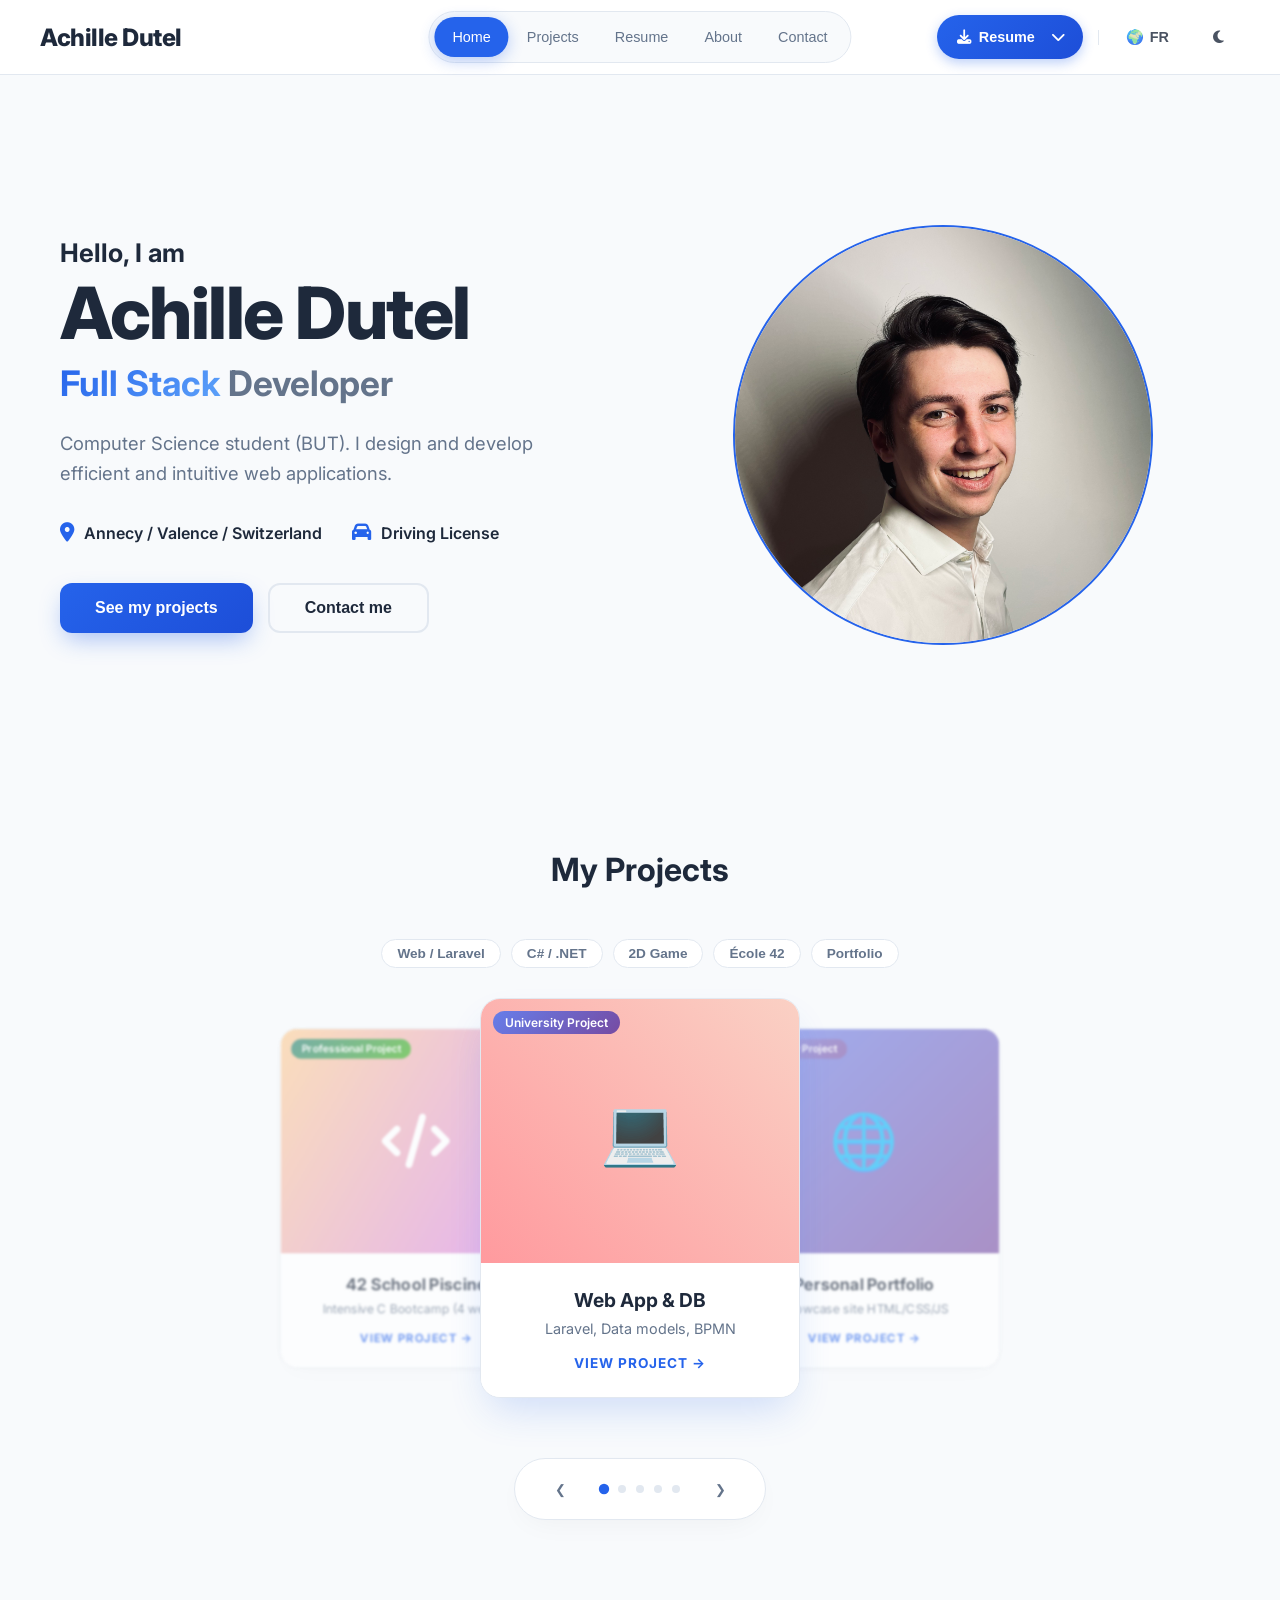
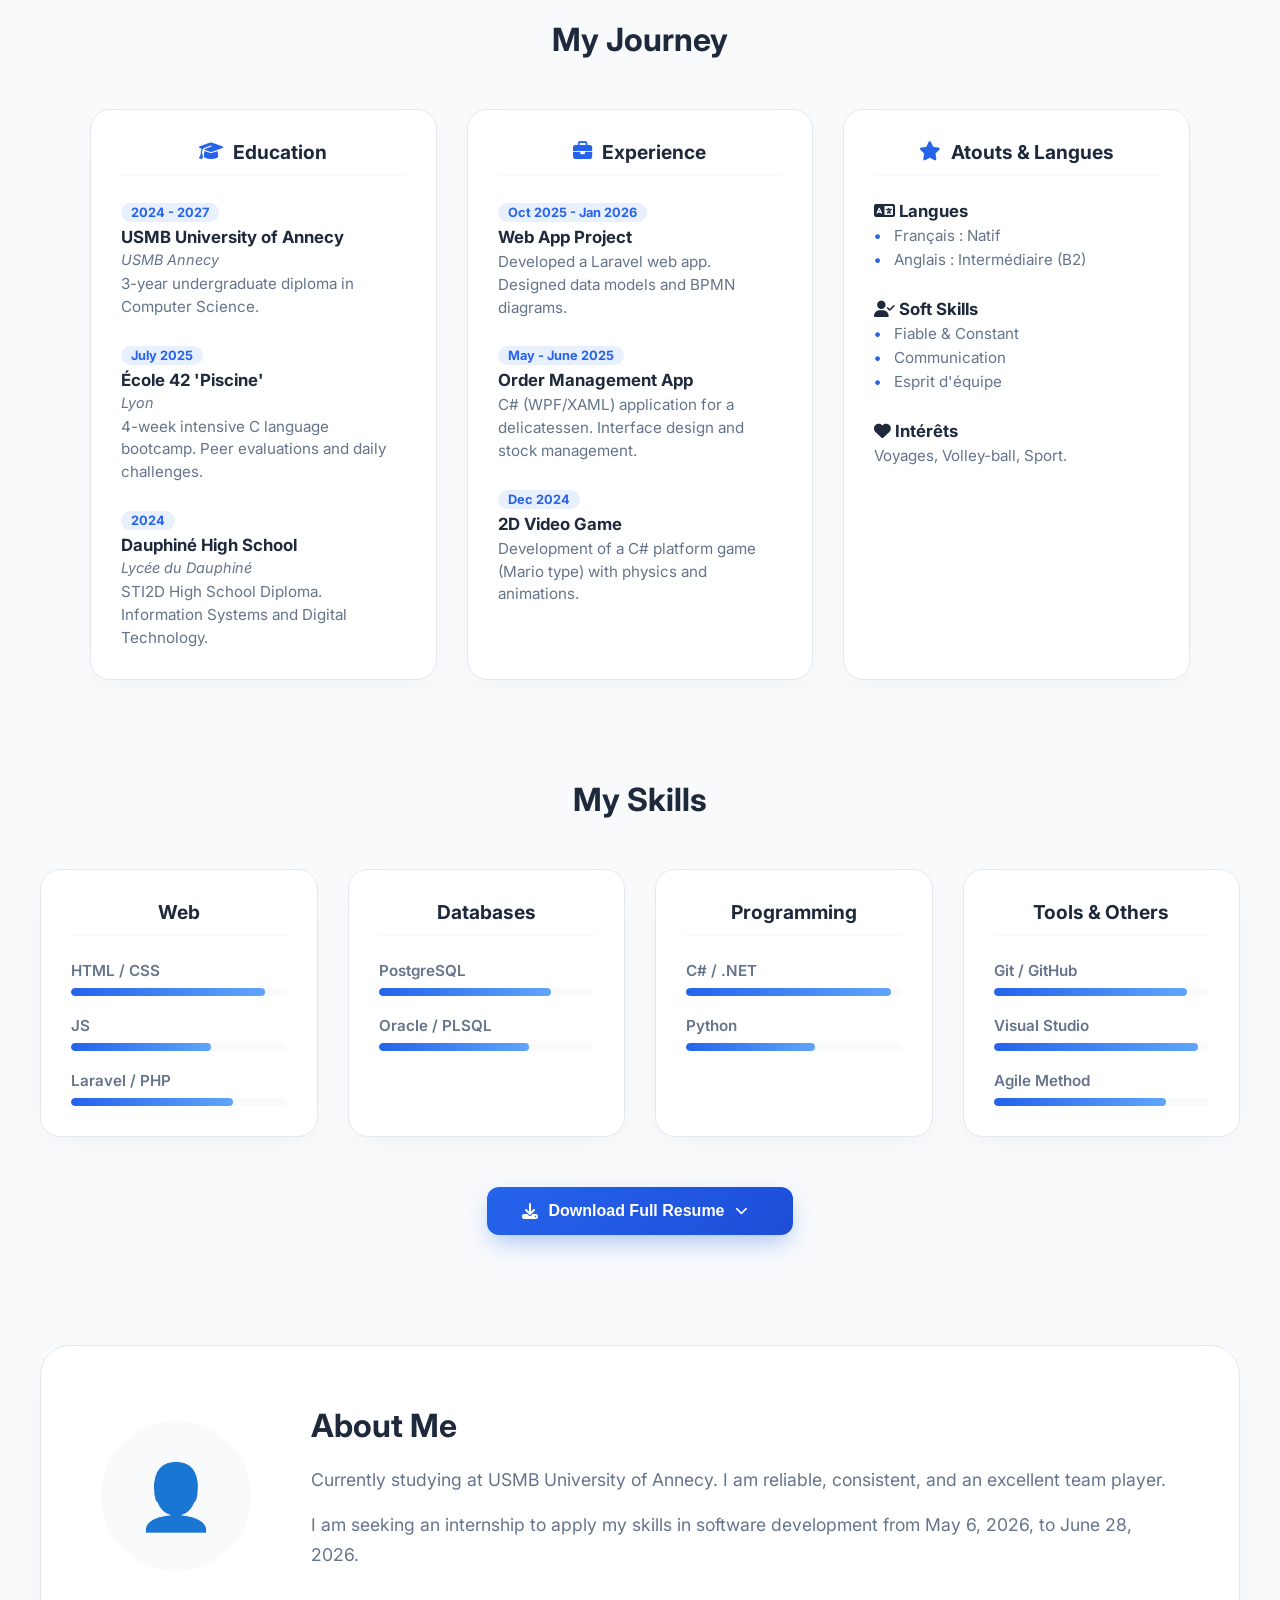
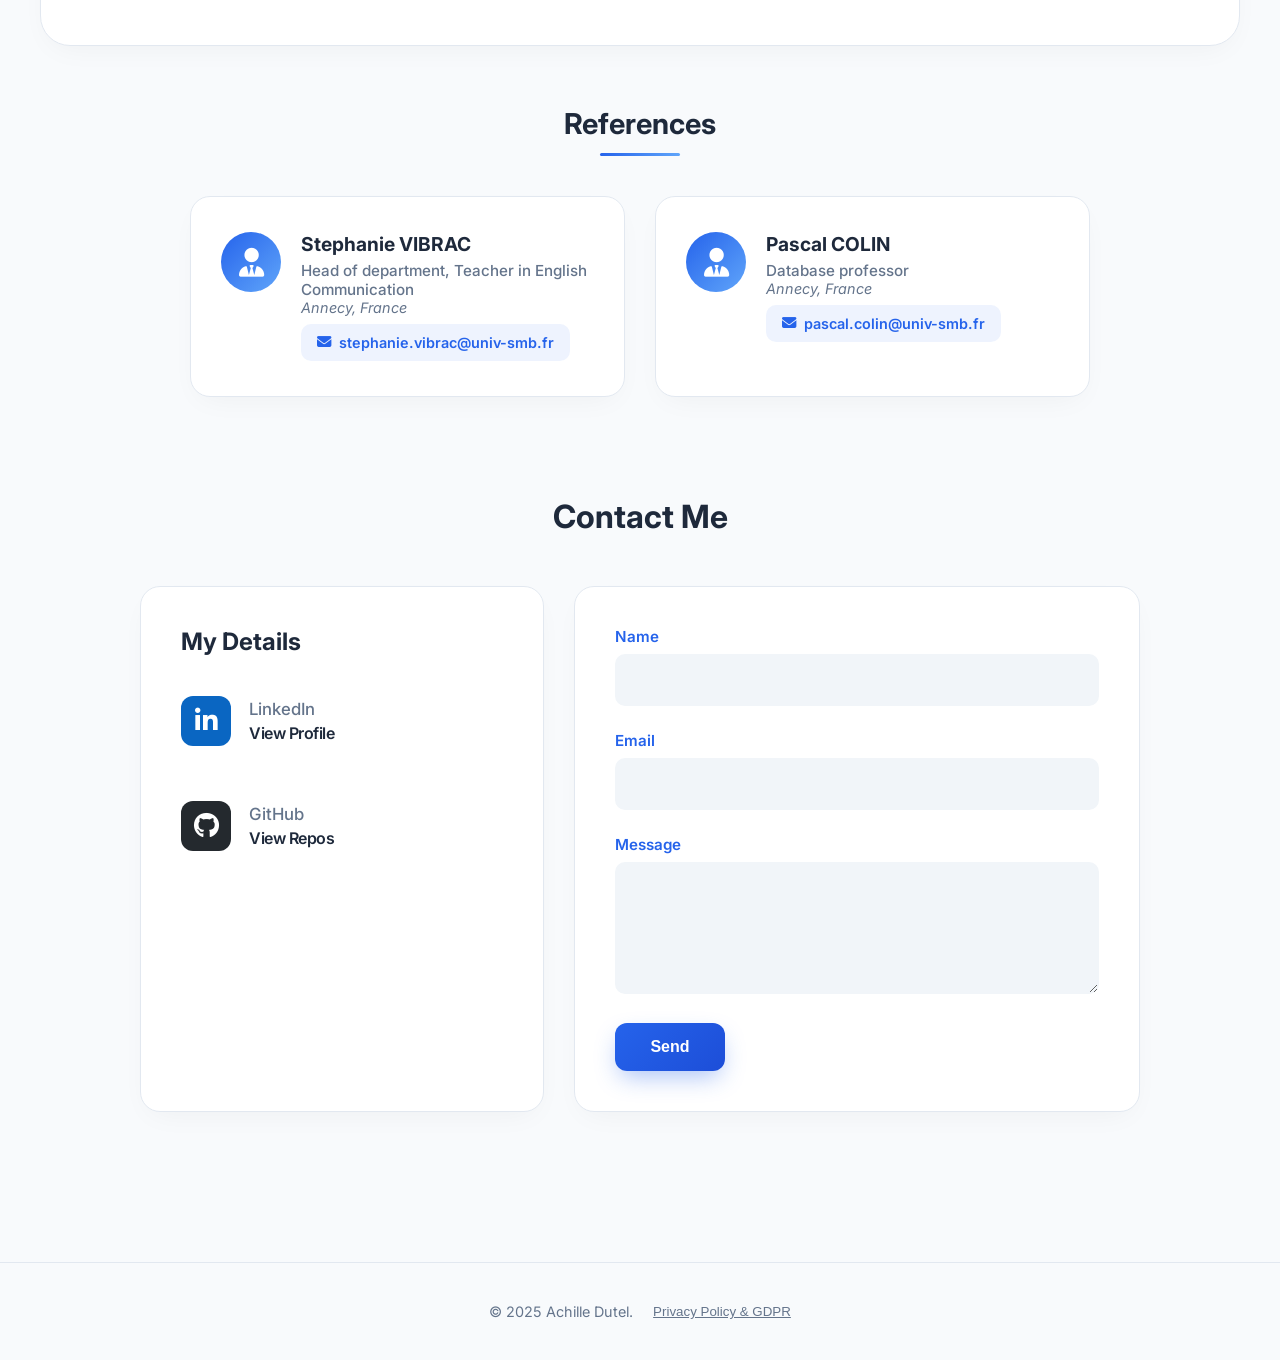
<file: index.html>
<!DOCTYPE html>
<html lang="fr">
<head>
    <meta charset="UTF-8">
    <meta name="viewport" content="width=device-width, initial-scale=1.0">
    <title>Achille Dutel - Portfolio</title>
    <link rel="icon" type="image/svg+xml" href="data:image/svg+xml,%3Csvg xmlns='http://www.w3.org/2000/svg' viewBox='0 0 100 100'%3E%3Crect width='100' height='100' rx='20' fill='%236366f1'/%3E%3Ctext x='50' y='65' font-family='Inter,Arial,sans-serif' font-size='40' font-weight='bold' fill='white' text-anchor='middle'%3EAD%3C/text%3E%3C/svg%3E">
    <meta name="description" content="Portfolio d'Achille Dutel, étudiant en informatique et développeur Full Stack (C#, Laravel, Web). Découvrez mes projets et mon parcours.">
    <meta name="keywords" content="Achille Dutel, Portfolio, Développeur Web, Full Stack, C#, Laravel, Étudiant Informatique, Annecy">
    <meta name="author" content="Achille Dutel">
    <meta property="og:title" content="Achille Dutel - Portfolio Développeur">
    <meta property="og:description" content="Découvrez mes projets en développement web et logiciel.">
    <meta property="og:image" content="Images/Me/Photo de moi.jpg"> <meta property="og:url" content="https://ton-pseudo.github.io"> <link rel="stylesheet" href="style.css">
    <link rel="stylesheet" href="style.css">
    <link rel="stylesheet" href="https://cdnjs.cloudflare.com/ajax/libs/font-awesome/6.5.1/css/all.min.css">
    <link href="https://fonts.googleapis.com/css2?family=Inter:wght@300;400;600;800&display=swap" rel="stylesheet">
</head>
<body>

    <header class="top-header">
        <div class="brand">
            <span class="brand-name">Achille Dutel</span>
        </div>
         <nav class="floating-nav">
        <button class="nav-item active" onclick="scrollToSection('accueil')" id="nav-home">Accueil</button>
        <button class="nav-item" onclick="scrollToSection('projets')" id="nav-projects">Projets</button>
        <button class="nav-item" onclick="scrollToSection('resume')" id="nav-resume">Parcours</button>
        <button class="nav-item" onclick="scrollToSection('apropos')" id="nav-about">À propos</button>
        <button class="nav-item" onclick="scrollToSection('contact')" id="nav-contact">Contact</button>
    </nav>

        <div class="header-tools">
            
        <div class="cv-wrapper">
        <button class="tool-btn" onclick="toggleCvMenu()" id="btn-cv-trigger">
        <span class="icon"><i class="fas fa-download"></i></span> 
        <span id="txt-cv">CV</span>
        <i class="fas fa-chevron-down arrow-down"></i>
        </button>
    
        <div class="cv-dropdown" id="cv-menu">
        <a href="CV_Achille_DUTEL_FR.pdf" download="CV_Achille_DUTEL_FR" class="cv-item">
            <span class="flag"><img src="Images/Flag/france.png" alt="fr_flag"></span> FR
        </a>
        
        <a href="CV_Achille_DUTEL_ENG.pdf" download="CV_Achille_DUTEL_ENG" class="cv-item">
            <span class="flag"><img src="Images/Flag/royaume-uni.png" alt="gb_flag"></span> EN
        </a>
        </div>
        </div>
        
            <div class="divider"></div>
            
            <button class="tool-btn" onclick="toggleLanguage()">
                <span class="icon">🌍</span> 
                <span id="txt-lang">FR</span>
            </button>

            <button class="tool-btn theme-btn" onclick="toggleTheme()" aria-label="Toggle Theme">
                <i class="fas fa-sun" id="theme-icon"></i>
            </button>
        </div>
    </header>

   
    <main class="main-content">
        
        <section id="accueil" class="view active">
            <div class="hero-container hero-split">
                <div class="hero-text">
                    <span class="greeting" id="hero-greeting">Bonjour, je suis</span>
                    <h1 class="hero-name">Achille Dutel</h1>
                    <h2 class="hero-role" id="hero-role">Full Stack <span class="gradient-text">Developer</span></h2>
                    <p class="hero-desc" id="hero-desc">
                        Étudiant en Informatique (BUT). Je conçois et développe des applications web performantes et intuitives.
                    </p>
                    <div class="hero-meta">
                        <span class="meta-item"><i class="fas fa-map-marker-alt icon-box"></i> <span id="hero-location">Annecy / Valence / Suisse</span></span>
                        <span class="meta-item"><i class="fas fa-car icon-box"></i> <span id="hero-permit">Permis B</span></span>
                    </div>
                    <div class="hero-actions">
                        <button onclick="scrollToSection('projets')" class="primary-btn" id="btn-hero-projects">Voir mes projets</button>
                        <button onclick="scrollToSection('contact')" class="secondary-btn" id="btn-hero-contact">Me contacter</button>
                    </div>
                </div>
                <div class="hero-visual">
                    <div class="profile-circle">
                        <img src="Images/Me/Photo de moi.jpg" alt="Photo de profil">
                    </div>
                </div>
            </div>
        </section>

        <section id="projets" class="view">
            <div class="section-header"><h2 id="title-projects">Mes Projets</h2></div>
            <div class="carousel-controls">
                <div class="filter-tags">
                    <button class="tag-btn" onclick="findProject('web', this)">Web / Laravel</button>
                    <button class="tag-btn" onclick="findProject('c#', this)">C# / .NET</button>
                    <button class="tag-btn" onclick="findProject('jeu', this)">2D Game</button>
                    <button class="tag-btn" onclick="findProject('42', this)">École 42</button>
                    <button class="tag-btn" onclick="findProject('portfolio', this)">Portfolio</button>
                </div>
            </div>
            <div class="carousel-scene">
                <div class="carousel-wrapper">
                    <div class="carousel-card active" data-keywords="web laravel php site bdd sql">
                        <a href="in-progress.html" class="card-link">
                            <span class="project-badge-universitaire txt-badge-uni">Projet Universitaire</span>
                            <div class="card-visual icon-bg-1">💻</div>
                            <div class="card-body">
                                <h3 id="proj1-title">App Web & BDD</h3>
                                <p id="proj1-desc">Laravel, Modèles de données</p>
                                <span class="link-text" id="link-view-1">Voir le projet &rarr;</span>
                            </div>
                        </a>
                    </div>
                    <div class="carousel-card next" data-keywords="portfolio web html css javascript responsive">
                        <a href="portfolio.html" class="card-link">
                            <span class="project-badge-universitaire txt-badge-uni">Projet Universitaire</span>
                            <div class="card-visual icon-bg-5">🌐</div>
                            <div class="card-body">
                                <h3 id="proj5-title">Portfolio Personnel</h3>
                                <p id="proj5-desc">Site vitrine responsive</p>
                                <span class="link-text" id="link-view-5">Voir le projet &rarr;</span>
                            </div>
                        </a>
                    </div>
                    <div class="carousel-card next" data-keywords="c# .net wpf xaml logiciel gestion">
                        <a href="projet-traiteur.html" class="card-link">
                            <span class="project-badge-universitaire txt-badge-uni">Projet Universitaire</span>
                            <div class="card-visual icon-bg-2">🍖</div>
                            <div class="card-body">
                                <h3 id="proj2-title">Gestion Commandes</h3>
                                <p id="proj2-desc">App C# (WPF/XAML)</p>
                                <span class="link-text" id="link-view-2">Voir le projet &rarr;</span>
                            </div>
                        </a>
                    </div>
                    <div class="carousel-card" data-keywords="jeu game unity c# 2d mario">
                        <a href="projet-jeu.html" class="card-link">
                            <span class="project-badge-universitaire txt-badge-uni">Projet Universitaire</span>
                            <div class="card-visual icon-bg-3">🎮</div>
                            <div class="card-body">
                                <h3 id="proj3-title">Jeu Vidéo 2D</h3>
                                <p id="proj3-desc">Style Mario Bros (C#)</p>
                                <span class="link-text" id="link-view-3">Voir le projet &rarr;</span>
                            </div>
                        </a>
                    </div>
                    <div class="carousel-card prev" data-keywords="c ecole 42 algo piscine shell unix">
                        <a href="projet-42.html" class="card-link">
                            <span class="project-badge-professionnel txt-badge-pro">Projet Professionnel</span>
                            <div class="card-visual icon-bg-4"><i class="fas fa-code"></i></div>
                            <div class="card-body">
                                <h3 id="proj4-title">Piscine École 42</h3>
                                <p id="proj4-desc">Bootcamp intensif C</p>
                                <span class="link-text" id="link-view-4">Voir le projet &rarr;</span>
                            </div>
                        </a>
                    </div>
                </div>
                <div class="carousel-navigation">
                    <button class="nav-arrow" onclick="moveCarousel(-1)">❮</button>
                    <div class="dots-container" id="dotsContainer">
                        <span class="dot active"></span><span class="dot"></span><span class="dot"></span><span class="dot"></span><span class="dot"></span>
                    </div>
                    <button class="nav-arrow" onclick="moveCarousel(1)">❯</button>
                </div>
            </div>
        </section>

        <section id="resume" class="view">
    <div class="section-header">
        <h2 id="title-resume">Mon Parcours</h2>
    </div>

    <div class="resume-wrapper">
        
        <div class="resume-card">
            <h3 class="resume-category"><i class="fas fa-graduation-cap"></i> <span id="cat-edu">Formation</span></h3>
            <div class="resume-list">
                <div class="resume-item">
                    <span class="resume-date" id="date-usmb">2024 - 2027</span>
                    <h4 id="title-usmb">BUT Informatique</h4>
                    <p class="resume-place">USMB Annecy</p>
                    <p class="resume-desc" id="desc-usmb">Diplôme Universitaire de Technologie.</p>
                </div>
                <div class="resume-item">
                    <span class="resume-date" id="date-42">Juillet 2025</span>
                    <h4 id="title-42">École 42 "Piscine"</h4>
                    <p class="resume-place">Lyon</p>
                    <p class="resume-desc" id="desc-42">Bootcamp intensif C (4 semaines).</p>
                </div>
                <div class="resume-item">
                    <span class="resume-date">2024</span>
                    <h4 id="title-hs">Baccalauréat STI2D</h4>
                    <p class="resume-place">Lycée du Dauphiné</p>
                    <p class="resume-desc" id="desc-hs">Option SIN, Mention.</p>
                </div>
            </div>
        </div>

        <div class="resume-card">
            <h3 class="resume-category"><i class="fas fa-briefcase"></i> <span id="cat-exp">Expériences</span></h3>
            <div class="resume-list">
                <div class="resume-item">
                    <span class="resume-date" id="date-exp1">Oct 2025 - Jan 2026</span>
                    <h4 id="title-exp1">Projet Web & BDD</h4>
                    <p class="resume-desc" id="desc-exp1">App Laravel, Modélisation, Scrum.</p>
                </div>
                <div class="resume-item">
                    <span class="resume-date" id="date-exp2">Mai - Juin 2025</span>
                    <h4 id="title-exp2">App Gestion Traiteur</h4>
                    <p class="resume-desc" id="desc-exp2">C# (WPF), Stocks & Commandes.</p>
                </div>
                <div class="resume-item">
                    <span class="resume-date" id="date-exp3">Déc 2024</span>
                    <h4 id="title-exp3">Jeu Vidéo 2D</h4>
                    <p class="resume-desc" id="desc-exp3">C#, Physique, Animations.</p>
                </div>
            </div>
        </div>

        <div class="resume-card">
            <h3 class="resume-category"><i class="fas fa-star"></i> <span id="cat-misc">Atouts & Langues</span></h3>
            <div class="resume-list">
                <div class="resume-item">
                    <h4><i class="fas fa-language"></i> <span id="lbl-lang">Langues</span></h4>
                    <ul class="resume-bullet-list">
                        <li id="lang-fr">Français : Natif</li>
                        <li id="lang-en">Anglais : Intermédiaire (B2)</li>
                    </ul>
                </div>
                <div class="resume-item">
                    <h4><i class="fas fa-user-check"></i> Soft Skills</h4>
                    <ul class="resume-bullet-list">
                        <li id="soft-1">Fiable & Constant</li>
                        <li id="soft-2">Communication</li>
                        <li id="soft-3">Esprit d'équipe</li>
                    </ul>
                </div>
                <div class="resume-item">
                    <h4><i class="fas fa-heart"></i> <span id="lbl-hobby">Intérêts</span></h4>
                    <p class="resume-desc" id="desc-hobby">Voyages, Volley-ball, Sport.</p>
                </div>
            </div>
        </div>
    </div>
    
</section>

        <section id="competences" class="view">
            <div class="section-header"><h2 id="title-skills">Mes Compétences</h2></div>
            <div class="skills-wrapper">
                <div class="skill-card">
                    <h3 class="skill-category" id="cat-web">Web</h3>
                    <div class="skill-list">
                        <div class="skill-item"><span class="skill-name">HTML / CSS</span><div class="progress-track"><div class="progress-fill" style="width: 90%;"></div></div></div>
                        <div class="skill-item"><span class="skill-name">JS</span><div class="progress-track"><div class="progress-fill" style="width: 65%;"></div></div></div>
                        <div class="skill-item"><span class="skill-name">Laravel / PHP</span><div class="progress-track"><div class="progress-fill" style="width: 75%;"></div></div></div>
                    </div>
                </div>
                <div class="skill-card">
                    <h3 class="skill-category" id="cat-db">Base de données</h3>
                    <div class="skill-list">
                        <div class="skill-item"><span class="skill-name">PostgreSQL</span><div class="progress-track"><div class="progress-fill" style="width: 80%;"></div></div></div>
                        <div class="skill-item"><span class="skill-name">Oracle / PLSQL</span><div class="progress-track"><div class="progress-fill" style="width: 70%;"></div></div></div>
                    </div>
                </div>
                <div class="skill-card">
                    <h3 class="skill-category" id="cat-prog">Programmation</h3>
                    <div class="skill-list">
                        <div class="skill-item"><span class="skill-name">C# / .NET</span><div class="progress-track"><div class="progress-fill" style="width: 95%;"></div></div></div>
                        <div class="skill-item"><span class="skill-name">Python</span><div class="progress-track"><div class="progress-fill" style="width: 60%;"></div></div></div>
                    </div>
                </div>
                <div class="skill-card">
                    <h3 class="skill-category" id="cat-tools">Outils</h3>
                    <div class="skill-list">
                        <div class="skill-item"><span class="skill-name">Git / GitHub</span><div class="progress-track"><div class="progress-fill" style="width: 90%;"></div></div></div>
                        <div class="skill-item"><span class="skill-name">Visual Studio</span><div class="progress-track"><div class="progress-fill" style="width: 95%;"></div></div></div>
                        <div class="skill-item"><span class="skill-name" id="skill-agile">Méthode Agile</span><div class="progress-track"><div class="progress-fill" style="width: 80%;"></div></div></div>
                    </div>
                </div>
            </div>
            <div class="cv-download-container">
                <div class="cv-wrapper-bottom">
                    <button class="primary-btn" onclick="toggleCvMenuBottom()" id="btn-cv-bottom">
                        <i class="fas fa-download"></i> 
                        <span id="btn-dl-text">Download Full Resume</span> 
                        <i class="fas fa-chevron-down" style="margin-left: 10px; font-size: 0.8em;"></i>
                    </button>

                    <div class="cv-dropdown" id="cv-menu-bottom">
                        <a href="CV_Achille_DUTEL_FR.pdf" download class="cv-item">
                            <span class="flag"><img src="Images/Flag/france.png" alt="fr_flag"></span> Français
                        </a>
                        <a href="CV_Achille_DUTEL_ENG.pdf" download class="cv-item">
                            <span class="flag"><img src="Images/Flag/royaume-uni.png" alt="gb_flag"></span> English
                        </a>
                    </div>
                </div>
            </div>
        </section>

        <section id="apropos" class="view">
            <div class="about-card">
                <div class="about-left">
                    <div class="avatar-circle"><span>👤</span></div>
                </div>
                <div class="about-right">
                    <h2 id="title-about">À propos de moi</h2>
                    <p id="about-p1">Actuellement étudiant à l'Université USMB d'Annecy. Je suis fiable, constant et doté d'un excellent esprit d'équipe.</p>
                    <p id="about-p2">Je recherche un stage du 6 mai au 28 juin 2026 pour appliquer mes compétences en développement logiciel et innover.</p>
                </div>
            </div>
            
            <!-- References Section -->
            <div class="references-section">
                <h3 id="title-references">Références</h3>
                <div class="references-grid">
                    <div class="reference-card">
                        <div class="reference-icon">
                            <i class="fas fa-user-tie"></i>
                        </div>
                        <div class="reference-content">
                            <h4 id="ref1-name">Stephanie VIBRAC</h4>
                            <p class="reference-position" id="ref1-position">Responsable de département, Enseignante en Communication Anglaise</p>
                            <p class="reference-location" id="ref1-location">Annecy, France</p>
                            <a href="mailto:stephanie.vibrac@univ-smb.fr" class="reference-email">
                                <i class="fas fa-envelope"></i> stephanie.vibrac@univ-smb.fr
                            </a>
                        </div>
                    </div>
                    
                    <div class="reference-card">
                        <div class="reference-icon">
                            <i class="fas fa-user-tie"></i>
                        </div>
                        <div class="reference-content">
                            <h4 id="ref2-name">Pascal COLIN</h4>
                            <p class="reference-position" id="ref2-position">Professeur Base de données</p>
                            <p class="reference-location" id="ref2-location">Annecy, France</p>
                            <a href="mailto:pascal.colin@univ-smb.fr" class="reference-email">
                                <i class="fas fa-envelope"></i> pascal.colin@univ-smb.fr
                            </a>
                        </div>
                    </div>
                </div>
            </div>
        </section>

        <section id="contact" class="view">
            <div class="section-header"><h2 id="title-contact">Contactez-moi</h2></div>
            <div class="contact-split-container">
                <div class="contact-card info-card">
                    <h3 id="contact-coords">Mes Réseaux</h3>
                    <div class="info-row">
                        <div class="info-icon brand-linkedin"><i class="fab fa-linkedin-in"></i></div>
                        <div class="info-text"><span class="label">LinkedIn</span><a href="https://www.linkedin.com/in/achille-dutel-a74753334/" target="_blank" class="value" id="link-linkedin">Voir mon profil</a></div>
                    </div>
                    <div class="info-row">
                        <div class="info-icon brand-github"><i class="fab fa-github"></i></div>
                        <div class="info-text"><span class="label">GitHub</span><a href="https://github.com/fakkito" target="_blank" class="value" id="link-github">Voir mes repos</a></div>
                    </div>
                </div>
                <div class="contact-card form-card">
                    <form id="contact-form" action="https://formspree.io/f/mqajjvbz" method="POST" onsubmit="handleSubmit(event)">
    
                        <div class="form-group-block">
                            <label for="name" id="lbl-name">Nom</label>
                            <input type="text" id="name" name="name" required>
                        </div>
                    
                        <div class="form-group-block">
                            <label for="email" id="lbl-email">Email</label>
                            <input type="email" id="email" name="email" required>
                        </div>
                    
                        <div class="form-group-block">
                            <label for="message" id="lbl-message">Message</label>
                            <textarea id="message" name="message" rows="5" required></textarea>
                        </div>
                    
                        <input type="text" name="_gotcha" style="display:none">
                    
                        <button type="submit" class="primary-btn" id="btn-send">Envoyer</button>
                    </form>
                </div>
            </div>
        </section>
    </main>

    <footer class="site-footer">
        <div class="footer-content">
            <p>&copy; 2025 Achille Dutel.</p>
            <button onclick="openRgpdModal()" class="legal-btn" id="btn-rgpd">Données Personnelles & RGPD</button>
        </div>
    </footer>

    <div id="rgpd-modal" class="modal-overlay" onclick="closeRgpdModal(event)">
        <div class="modal-card">
            <button class="close-btn" onclick="closeRgpdModal(event)">×</button>
            <h3 id="modal-title">Politique de Confidentialité</h3>
            <div class="modal-scroll-content" id="modal-content"></div>
        </div>
    </div>

    <script src="main.js"></script>
</body>
</html>
</file>
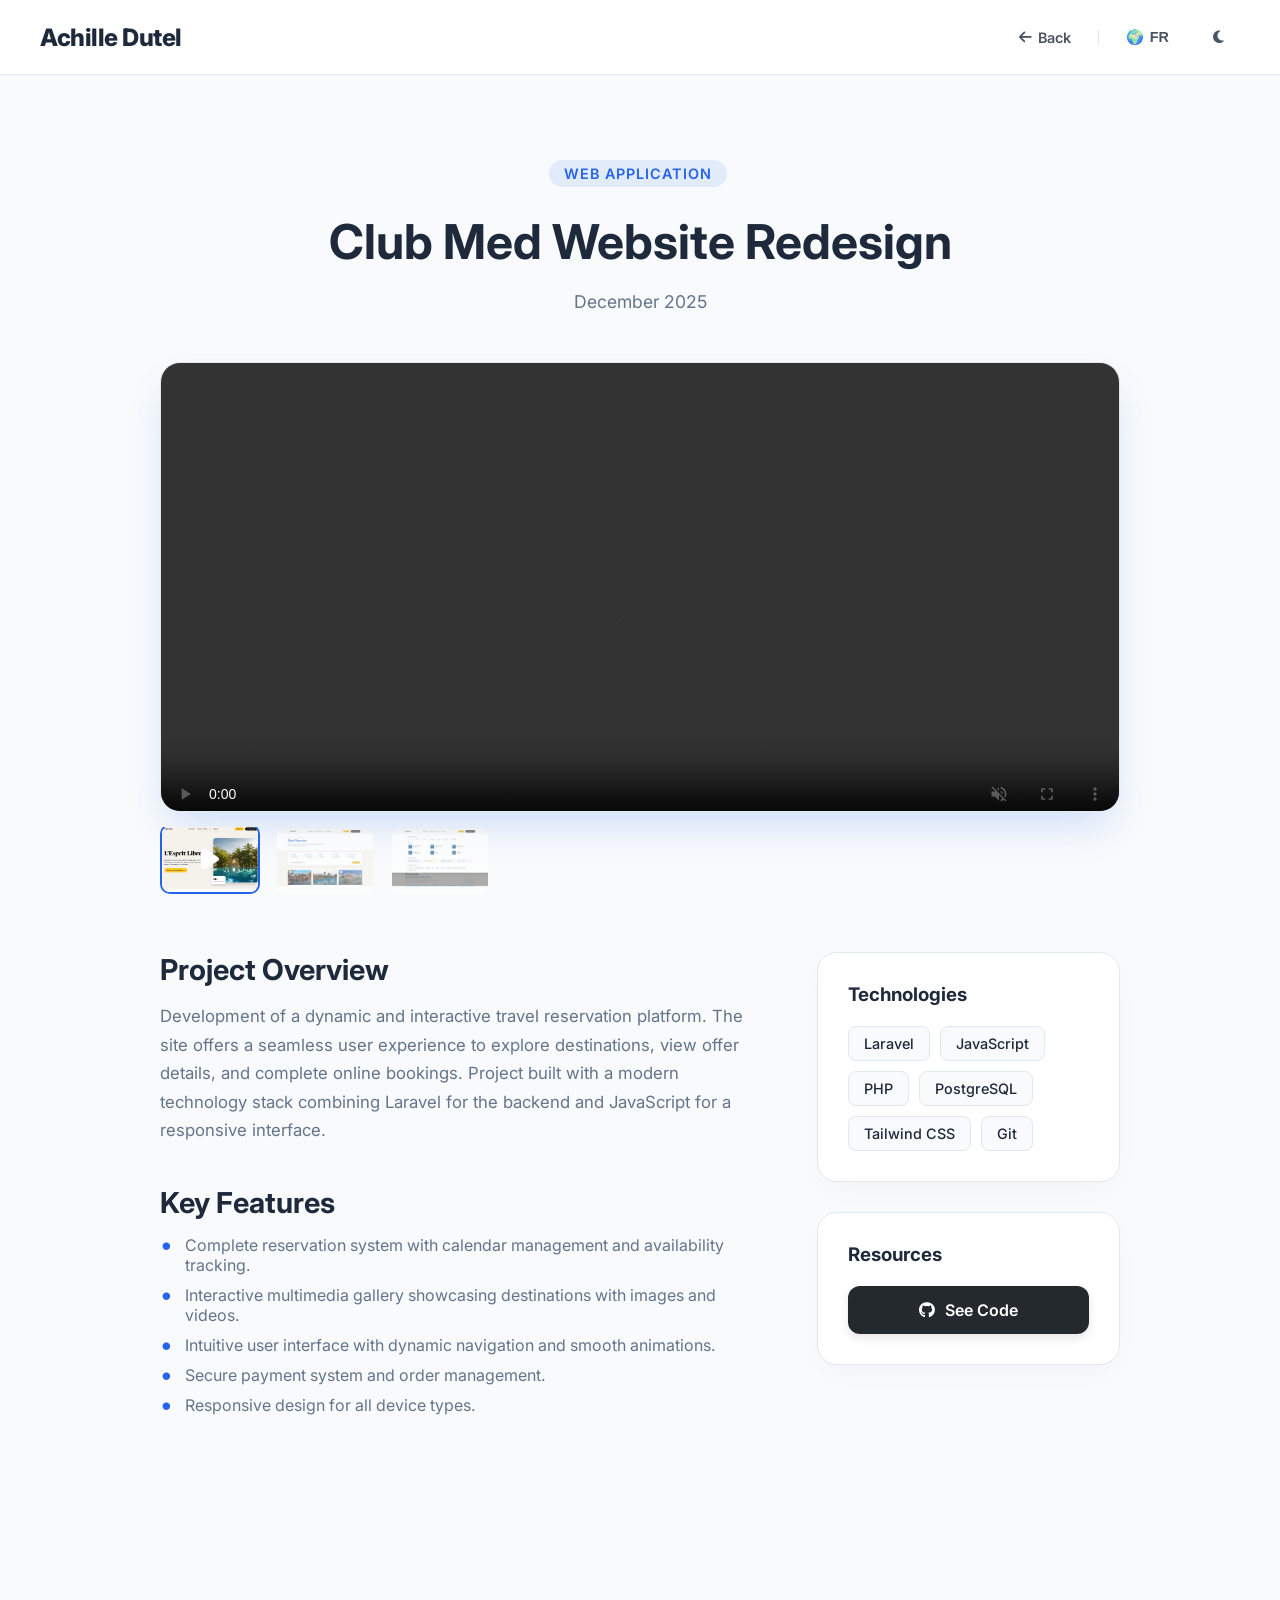
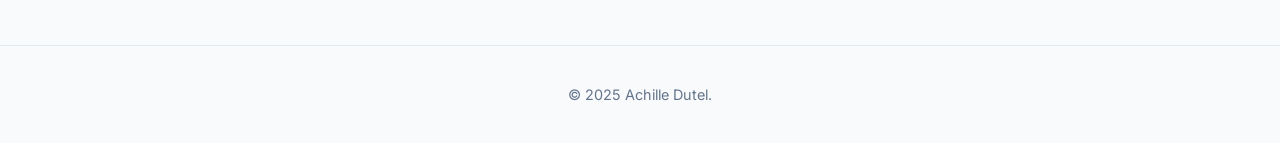
<file: in-progress.html>
<!DOCTYPE html>
<html lang="en">
<script>
    // Script anti-flash : s'exécute avant même l'affichage de la page
    if (localStorage.getItem('theme') !== 'light') {
        document.documentElement.setAttribute('data-theme', 'dark');
    }
</script>
<head>
    <meta charset="UTF-8">
    <meta name="viewport" content="width=device-width, initial-scale=1.0">
    <title>Project Details - Achille Dutel</title>
    <link rel="icon" type="image/svg+xml" href="data:image/svg+xml,%3Csvg xmlns='http://www.w3.org/2000/svg' viewBox='0 0 100 100'%3E%3Crect width='100' height='100' rx='20' fill='%236366f1'/%3E%3Ctext x='50' y='65' font-family='Inter,Arial,sans-serif' font-size='40' font-weight='bold' fill='white' text-anchor='middle'%3EAD%3C/text%3E%3C/svg%3E">
    <link rel="stylesheet" href="style.css">
    <link rel="stylesheet" href="https://cdnjs.cloudflare.com/ajax/libs/font-awesome/6.5.1/css/all.min.css">
    <link href="https://fonts.googleapis.com/css2?family=Inter:wght@300;400;600;800&display=swap" rel="stylesheet">
</head>
<body data-theme="dark">
    <header class="top-header">
        <div class="brand"><span class="brand-name">Achille Dutel</span></div>
        <div class="header-tools">
            <a href="index.html#projets" class="tool-btn">
                <i class="fas fa-arrow-left"></i> <span id="txt-back">Back</span>
            </a>
            <div class="divider"></div>
            <button class="tool-btn" onclick="toggleLanguage()">
                <span class="icon">🌍</span> <span id="txt-lang">FR</span>
            </button>
            <button class="tool-btn theme-btn" onclick="toggleTheme()" aria-label="Toggle Theme">
                <i class="fas fa-moon" id="theme-icon"></i>
            </button>
        </div>
    </header>

    <main class="main-content">
        <div class="project-container">

            <div class="project-hero">
                <span class="project-tag" id="p-tag">Web Application</span>
                <h1 class="project-title" id="p-title">Club Med Website Redesign</h1>
                <p class="project-date" id="p-date">December 2025</p>
            </div>

            <div class="project-gallery">
                <div class="gallery-main">
                    <div id="mediaContainer"></div>
                </div>
                <div class="gallery-thumbs">
                    <div class="thumb" onclick="changeMedia(this, 'Images/Website/Reservation video.mp4')">
                        <img src="Images/Website/Accueil.png" alt="Reservation Video Preview" class="video-thumb">
                        <i class="fas fa-play" style="position: absolute; top: 50%; left: 50%; transform: translate(-50%, -50%); color: white; font-size: 24px;"></i>
                    </div>
                    <div class="thumb" onclick="changeMedia(this, 'Images/Website/Destination.png')">
                        <img src="Images/Website/Destination.png" alt="Destination Preview">
                    </div>
                    <div class="thumb" onclick="changeMedia(this, 'Images/Website/Overlay.png')">
                        <img src="Images/Website/Overlay.png" alt="Overlay Preview">
                    </div>
                </div>
            </div>

            <div class="project-content-split">
                <div class="project-main">
                    <div class="content-block">
                        <h2 id="p-subtitle-1">Project Overview</h2>
                        <p id="p-desc-1">Development of a dynamic and interactive travel reservation platform. The site offers a seamless user experience to explore destinations, view offer details, and complete online bookings. Project built with a modern technology stack combining Laravel for the backend and JavaScript for a responsive interface.</p>
                    </div>
                    <div class="content-block">
                        <h2 id="p-subtitle-2">Key Features</h2>
                        <ul id="p-list-1">
                            <li>Complete reservation system with calendar management and availability tracking.</li>
                            <li>Interactive multimedia gallery showcasing destinations with images and videos.</li>
                            <li>Intuitive user interface with dynamic navigation and smooth animations.</li>
                            <li>Secure payment system and order management.</li>
                            <li>Responsive design for all device types.</li>
                        </ul>
                    </div>
                </div>

                <div class="project-sidebar">
                    <div class="tech-card">
                        <h3 id="p-tech-title">Technologies</h3>
                        <div class="tech-list">
                            <span class="tech-badge">Laravel</span>
                            <span class="tech-badge">JavaScript</span>
                            <span class="tech-badge">PHP</span>
                            <span class="tech-badge">PostgreSQL</span>
                            <span class="tech-badge">Tailwind CSS</span>
                            <span class="tech-badge">Git</span>
                        </div>
                    </div>
                    <div class="tech-card mt-30">
                        <h3 id="p-res-title">Resources</h3>
                        <a href="https://github.com/Youpfun/Club-Med-Copy" target="_blank" class="github-project-btn">
                            <i class="fab fa-github"></i> <span id="p-btn-code">See Code</span>
                        </a>
                    </div>
                </div>
            </div>

        </div>
    </main>

    <footer class="site-footer">
        <div class="footer-content"><p>&copy; 2025 Achille Dutel.</p></div>
    </footer>
    
    <script>
        // --- TRADUCTIONS SPECIFIQUES A CE PROJET ---
        const projectTranslations = {
            fr: {
                "txt-back": "Retour",
                "txt-lang": "EN",
                "link-back-proj": "Retour aux projets",
                
                // Contenu du projet
                "p-tag": "Application Web",
                "p-title": "Refonte du Site Club Med",
                "p-date": "Décembre 2025",
                "p-subtitle-1": "Aperçu du Projet",
                "p-desc-1": "Développement d'une plateforme de réservation de voyages dynamique et interactive. Le site propose une expérience utilisateur fluide pour explorer des destinations, consulter les détails des offres et effectuer des réservations en ligne. Projet réalisé avec une pile technologique moderne combinant Laravel pour le backend et JavaScript pour une interface réactive.",
                "p-subtitle-2": "Fonctionnalités Clés",
                "p-list-1": `
                    <li>Système de réservation complet avec gestion du calendrier et disponibilités.</li>
                    <li>Galerie multimedia interactive showcase destinations avec images et vidéos.</li>
                    <li>Interface utilisateur intuitive avec navigation dynamique et animations.</li>
                    <li>Système de paiement sécurisé et gestion des commandes.</li>
                    <li>Design responsive pour tous types d'appareils.</li>
                `,
                "p-tech-title": "Technologies",
                "p-res-title": "Ressources",
                "p-btn-code": "Voir le code"
            },
            en: {
                "txt-back": "Back",
                "txt-lang": "FR",
                "link-back-proj": "Back to Projects",
                
                // Project Content
                "p-tag": "Web Application",
                "p-title": "Club Med Website Redesign",
                "p-date": "December 2025",
                "p-subtitle-1": "Project Overview",
                "p-desc-1": "Development of a dynamic and interactive travel reservation platform. The site offers a seamless user experience to explore destinations, view offer details, and complete online bookings. Project built with a modern technology stack combining Laravel for the backend and JavaScript for a responsive interface.",
                "p-subtitle-2": "Key Features",
                "p-list-1": `
                    <li>Complete reservation system with calendar management and availability tracking.</li>
                    <li>Interactive multimedia gallery showcasing destinations with images and videos.</li>
                    <li>Intuitive user interface with dynamic navigation and smooth animations.</li>
                    <li>Secure payment system and order management.</li>
                    <li>Responsive design for all device types.</li>
                `,
                "p-tech-title": "Technologies",
                "p-res-title": "Resources",
                "p-btn-code": "See Code"
            }
        };

        // --- LOGIQUE JS ---
        let currentLang = 'en';

        // --- 1. LOGIQUE THÈME (PRIORITÉ ABSOLUE) ---
        
        // On vérifie la mémoire. Si c'est 'light', on passe en false. Sinon true (Dark par défaut).
        let isDark = localStorage.getItem('theme') === 'light' ? false : true;

        // Fonction pour appliquer le thème (appelée au démarrage et au clic)
        function applyTheme() {
            const icon = document.getElementById('theme-icon');
            if (isDark) {
                document.body.setAttribute('data-theme', 'dark');
                localStorage.setItem('theme', 'dark');
                if(icon) { icon.classList.remove('fa-moon'); icon.classList.add('fa-sun'); }
            } else {
                document.body.removeAttribute('data-theme');
                localStorage.setItem('theme', 'light');
                if(icon) { icon.classList.remove('fa-sun'); icon.classList.add('fa-moon'); }
            }
        }

        function toggleTheme() {
            isDark = !isDark;
            applyTheme();
        }

        // Lancer l'application du thème dès que possible
        applyTheme();

        // 2. Langue
        function toggleLanguage() {
            currentLang = currentLang === 'fr' ? 'en' : 'fr';
            updateProjectTexts();
        }

        function updateProjectTexts() {
            const texts = projectTranslations[currentLang];
            for (const key in texts) {
                const el = document.getElementById(key);
                if (el) el.innerHTML = texts[key]; // Utiliser innerHTML pour les listes <li>
            }
        }

        // 3. Galerie - Support images et vidéos
        function changeMedia(thumb, mediaSrc) {
            const container = document.getElementById('mediaContainer');
            container.innerHTML = ''; // Vider le conteneur
            
            // Détecter le type de fichier
            const isVideo = mediaSrc.toLowerCase().endsWith('.mp4');
            
            if (isVideo) {
                // Créer un élément vidéo
                const video = document.createElement('video');
                video.src = mediaSrc;
                video.alt = 'Video Preview';
                video.style.width = '100%';
                video.style.height = '100%';
                video.style.objectFit = 'cover';
                video.controls = true;
                video.preload = 'metadata';
                video.autoplay = true;
                video.muted = true;
                container.appendChild(video);
            } else {
                // Créer un élément image
                const img = document.createElement('img');
                img.src = mediaSrc;
                img.alt = 'Preview';
                img.style.width = '100%';
                img.style.height = '100%';
                img.style.objectFit = 'cover';
                container.appendChild(img);
            }
            
            // Mettre à jour le thumbnail actif
            document.querySelectorAll('.gallery-thumbs .thumb').forEach(t => t.classList.remove('active'));
            thumb.classList.add('active');
        }
        
        // Initialiser avec la vidéo de réservation au démarrage
        window.addEventListener('DOMContentLoaded', function() {
            const firstThumb = document.querySelector('.gallery-thumbs .thumb:first-child');
            if (firstThumb) {
                changeMedia(firstThumb, 'Images/Website/Reservation video.mp4');
            }
        });
    </script>
</body>
</html>
</file>
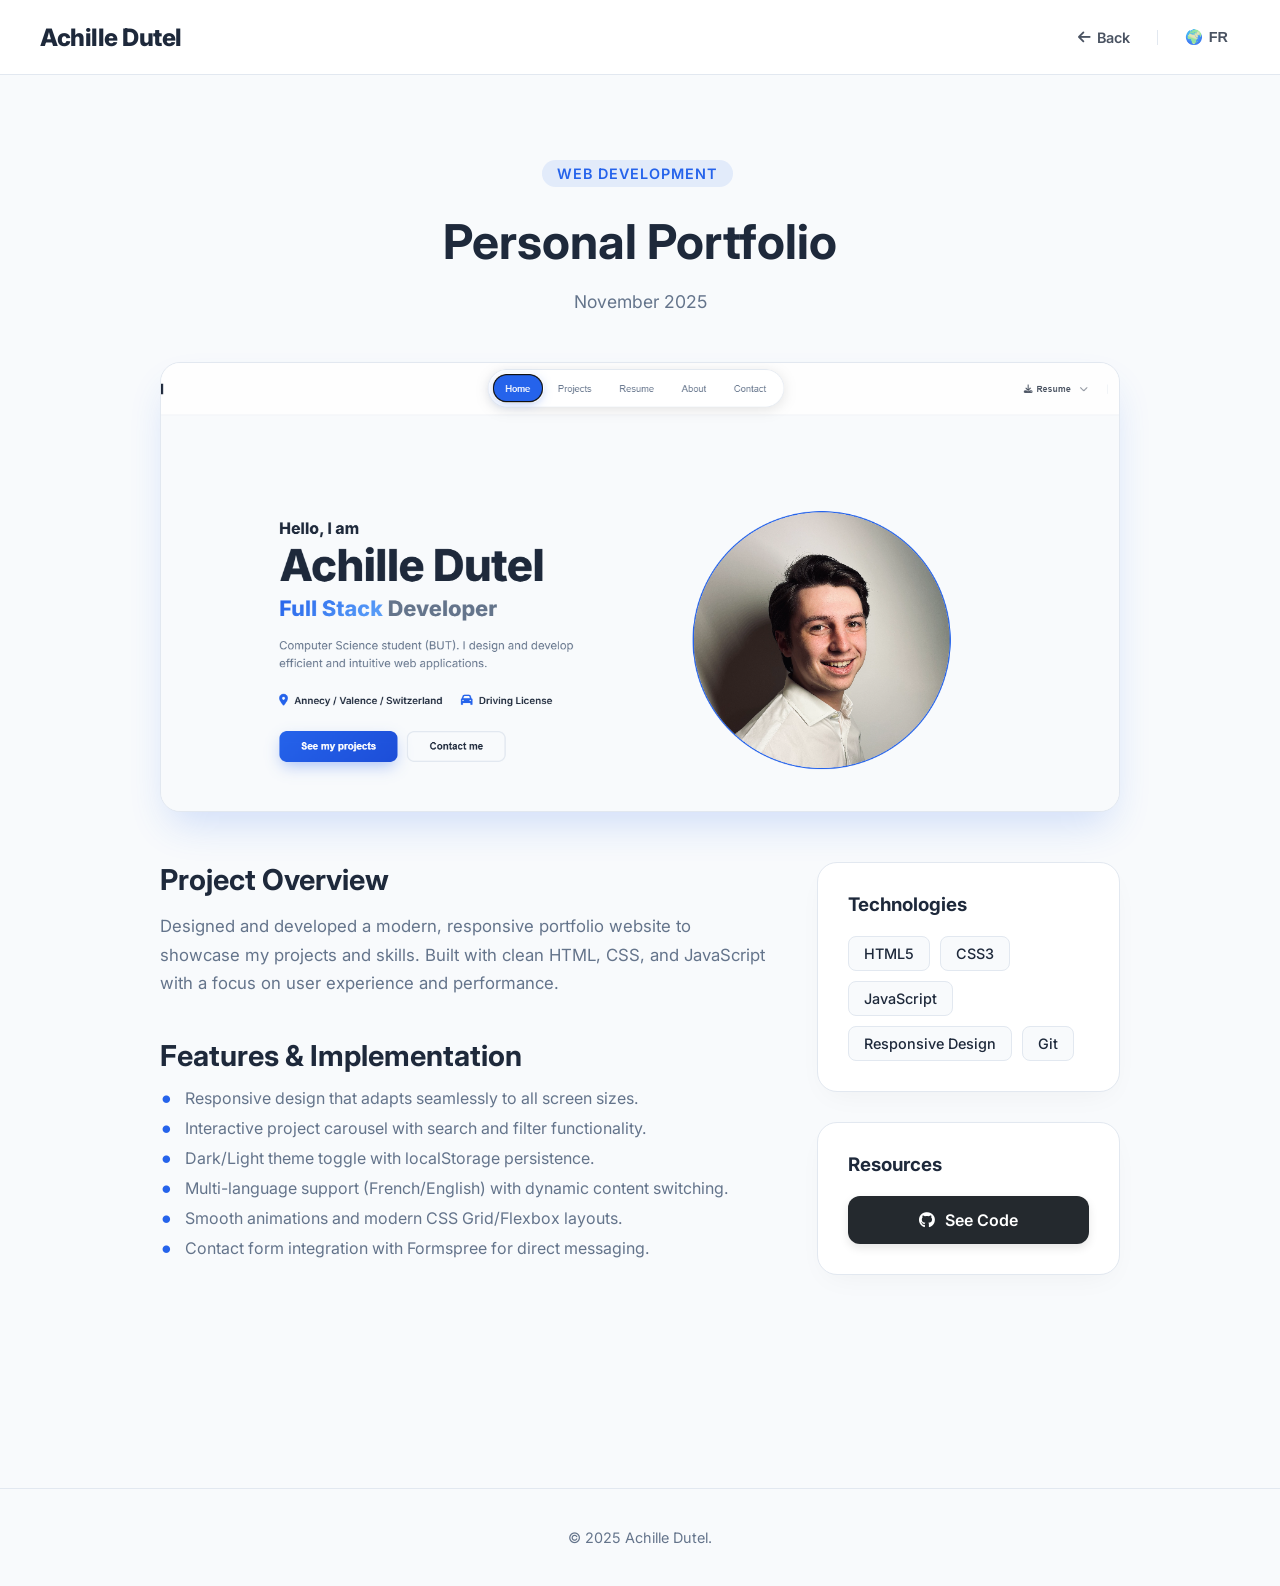
<file: portfolio.html>
<!DOCTYPE html>
<html lang="en">
<head>
    <meta charset="UTF-8">
    <meta name="viewport" content="width=device-width, initial-scale=1.0">
    <title>Project Details - Achille Dutel</title>
    <link rel="stylesheet" href="style.css">
    <link rel="stylesheet" href="https://cdnjs.cloudflare.com/ajax/libs/font-awesome/6.5.1/css/all.min.css">
    <link href="https://fonts.googleapis.com/css2?family=Inter:wght@300;400;600;800&display=swap" rel="stylesheet">
</head>
<body>
    <header class="top-header">
        <div class="brand"><span class="brand-name">Achille Dutel</span></div>
        <div class="header-tools">
            <a href="index.html#projets" class="tool-btn">
                <i class="fas fa-arrow-left"></i> 
                <span id="txt-back">Back</span>
            </a>
            <div class="divider"></div>
            <button class="tool-btn" onclick="toggleLanguage()">
                <span class="icon">🌍</span> <span id="txt-lang">FR</span>
            </button>
        </div>
    </header>

    <main class="main-content">
        <div class="project-container">
            
            <div class="project-hero">
                <span class="project-tag" id="p-tag">Web Development</span>
                <h1 class="project-title" id="p-title">Personal Portfolio</h1>
                <p class="project-date" id="p-date">November 2025</p>
            </div>

            <div class="project-gallery">
                <div class="gallery-main">
                    <img id="mainImage" src="Images/Portfolio/Home-page.png" alt="Main Preview">
                </div>
            </div>

            <div class="project-content-split">
                <div class="project-main">
                    <div class="content-block">
                        <h2 id="p-subtitle-1">Project Overview</h2>
                        <p id="p-desc-1">Designed and developed a modern, responsive portfolio website to showcase my projects and skills. Built with clean HTML, CSS, and JavaScript with a focus on user experience and performance.</p>
                    </div>
                    <div class="content-block">
                        <h2 id="p-subtitle-2">Features & Implementation</h2>
                        <ul id="p-list-1">
                            <li>Responsive design that adapts seamlessly to all screen sizes.</li>
                            <li>Interactive project carousel with search and filter functionality.</li>
                            <li>Dark/Light theme toggle with localStorage persistence.</li>
                            <li>Multi-language support (French/English) with dynamic content switching.</li>
                            <li>Smooth animations and modern CSS Grid/Flexbox layouts.</li>
                            <li>Contact form integration with Formspree for direct messaging.</li>
                        </ul>
                    </div>
                </div>

                <div class="project-sidebar">
                    <div class="tech-card">
                        <h3 id="p-tech-title">Technologies</h3>
                        <div class="tech-list">
                            <span class="tech-badge">HTML5</span>
                            <span class="tech-badge">CSS3</span>
                            <span class="tech-badge">JavaScript</span>
                            <span class="tech-badge">Responsive Design</span>
                            <span class="tech-badge">Git</span>
                        </div>
                    </div>
                    <div class="tech-card mt-30">
                        <h3 id="p-res-title">Resources</h3>
                        <a href="https://github.com/fakkito/portfolio" target="_blank" class="github-project-btn">
                            <i class="fab fa-github"></i> <span id="p-btn-code">See Code</span>
                        </a>
                    </div>
                </div>
            </div>

        </div>
    </main>

    <footer class="site-footer">
        <div class="footer-content"><p>&copy; 2025 Achille Dutel.</p></div>
    </footer>
    
    <script>
        // --- TRADUCTIONS SPECIFIQUES A CE PROJET ---
        const projectTranslations = {
            fr: {
                "txt-back": "Retour",
                "txt-lang": "EN",
                "link-back-proj": "Retour aux projets",
                
                "p-tag": "Développement Web",
                "p-title": "Portfolio Personnel",
                "p-date": "Novembre 2025",
                "p-subtitle-1": "Aperçu du projet",
                "p-desc-1": "Conception et développement d'un site portfolio moderne et réactif pour présenter mes projets et compétences. Construit avec du HTML, CSS et JavaScript propres, en mettant l'accent sur l'expérience utilisateur et les performances.",
                "p-subtitle-2": "Fonctionnalités & Implémentation",
                "p-list-1": `
                    <li>Design réactif qui s'adapte parfaitement à toutes les tailles d'écran.</li>
                    <li>Carrousel de projets interactif avec fonction de recherche et de filtrage.</li>
                    <li>Basculement de thème sombre/clair avec persistance localStorage.</li>
                    <li>Support multilingue (français/anglais) avec changement de contenu dynamique.</li>
                    <li>Animations fluides et mises en page modernes avec CSS Grid/Flexbox.</li>
                    <li>Intégration du formulaire de contact avec Formspree pour la messagerie directe.</li>
                `,
                "p-tech-title": "Technologies",
                "p-res-title": "Ressources",
                "p-btn-code": "Voir le code"
            },
            en: {
                "txt-back": "Back",
                "txt-lang": "FR",
                "link-back-proj": "Back to Projects",
                
                "p-tag": "Web Development",
                "p-title": "Personal Portfolio",
                "p-date": "November 2025",
                "p-subtitle-1": "Project Overview",
                "p-desc-1": "Designed and developed a modern, responsive portfolio website to showcase my projects and skills. Built with clean HTML, CSS, and JavaScript with a focus on user experience and performance.",
                "p-subtitle-2": "Features & Implementation",
                "p-list-1": `
                    <li>Responsive design that adapts seamlessly to all screen sizes.</li>
                    <li>Interactive project carousel with search and filter functionality.</li>
                    <li>Dark/Light theme toggle with localStorage persistence.</li>
                    <li>Multi-language support (French/English) with dynamic content switching.</li>
                    <li>Smooth animations and modern CSS Grid/Flexbox layouts.</li>
                    <li>Contact form integration with Formspree for direct messaging.</li>
                `,
                "p-tech-title": "Technologies",
                "p-res-title": "Resources",
                "p-btn-code": "See Code"
            }
        };
        

    // --- ÉTAT LOCAL ---
    let currentLang = localStorage.getItem('lang') || 'en';    

    let isDark = localStorage.getItem('theme') === 'dark';

    // --- FONCTION D'APPLICATION DU THÈME ---
    function applyTheme() {
        const icon = document.getElementById('theme-icon');
        
        if (isDark) {
            document.documentElement.setAttribute('data-theme', 'dark');
            localStorage.setItem('theme', 'dark');
            if(icon) {
                icon.classList.remove('fa-moon');
                icon.classList.add('fa-sun');
            }
        } else {
            document.documentElement.removeAttribute('data-theme');
            localStorage.setItem('theme', 'light');
            if(icon) {
                icon.classList.remove('fa-sun');
                icon.classList.add('fa-moon');
            }
        }
    }

    // --- FONCTION TOGGLE THÈME ---
    function toggleTheme() {
        isDark = !isDark;
        applyTheme();
    }

    /// --- FONCTION TOGGLE LANGUE ---
    function toggleLanguage() {
        currentLang = currentLang === 'fr' ? 'en' : 'fr';
        
        localStorage.setItem('lang', currentLang);
        
        updateProjectTexts();
    }

   // --- FONCTION DE MISE À JOUR DES TEXTES ---
   function updateProjectTexts() {
        const texts = projectTranslations[currentLang];
        
        for (const key in texts) {
            const el = document.getElementById(key);
            if (el) el.innerHTML = texts[key];
        }

        const btnLang = document.getElementById('txt-lang');
        if (btnLang) {
            btnLang.innerText = currentLang === 'fr' ? 'EN' : 'FR';
        }
    }

    // --- FONCTION CHANGEMENT D'IMAGE (pour galeries) ---
    window.changeImage = function(element, imageSrc) {
        const mainImg = document.getElementById('mainImage');
        if(!mainImg) return;
        
        mainImg.style.opacity = '0.8';
        setTimeout(() => { 
            mainImg.src = imageSrc; 
            mainImg.style.opacity = '1'; 
        }, 150);
        
        document.querySelectorAll('.thumb').forEach(thumb => thumb.classList.remove('active'));
        element.classList.add('active');
    };

    // --- EXPOSITION DES FONCTIONS GLOBALES ---
    window.toggleTheme = toggleTheme;
    window.toggleLanguage = toggleLanguage;
    window.toggleProjectTheme = toggleTheme; 
    window.toggleProjectLanguage = toggleLanguage; 

    // --- INITIALISATION AU CHARGEMENT ---
    document.addEventListener('DOMContentLoaded', function() {
        applyTheme();
        updateProjectTexts();
    });

    if (document.readyState !== 'loading') {
        applyTheme();
        updateProjectTexts();
    }

</script>
</body>
</html>
</file>
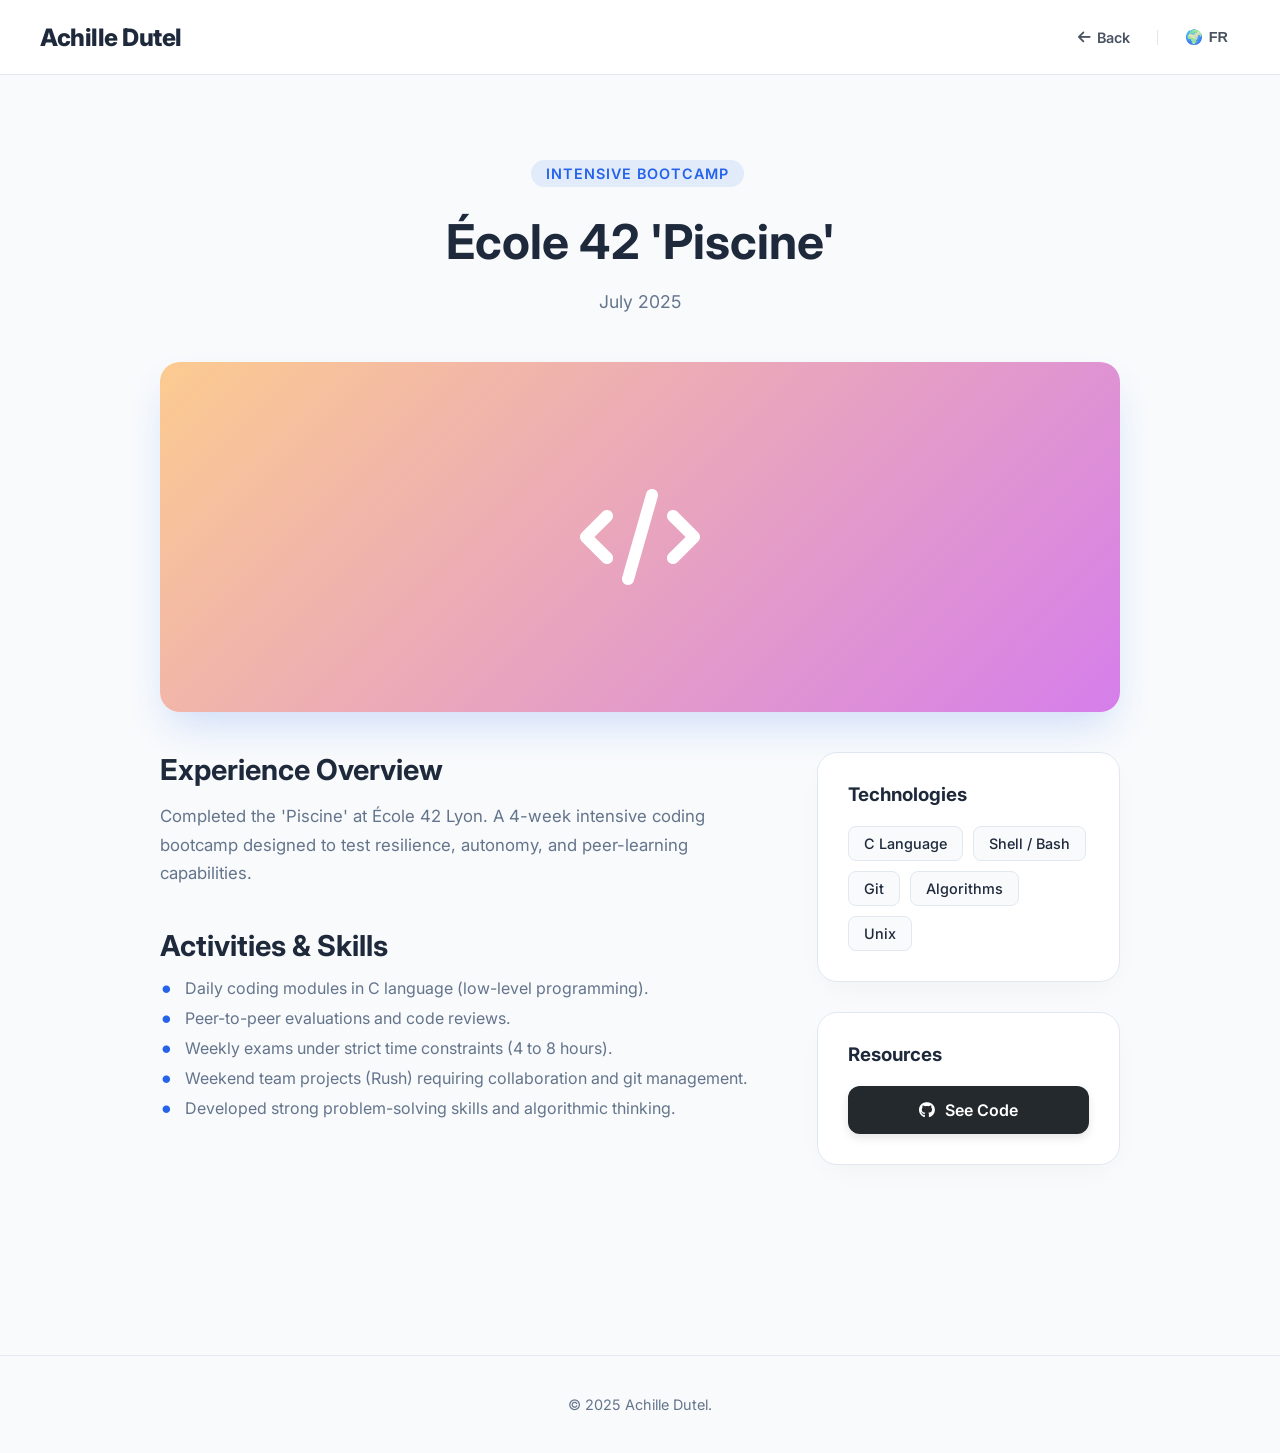
<file: projet-42.html>
<!DOCTYPE html>
<html lang="en">
<head>
    <meta charset="UTF-8">
    <meta name="viewport" content="width=device-width, initial-scale=1.0">
    <title>Project Details - Achille Dutel</title>
    <link rel="icon" type="image/svg+xml" href="data:image/svg+xml,%3Csvg xmlns='http://www.w3.org/2000/svg' viewBox='0 0 100 100'%3E%3Crect width='100' height='100' rx='20' fill='%236366f1'/%3E%3Ctext x='50' y='65' font-family='Inter,Arial,sans-serif' font-size='40' font-weight='bold' fill='white' text-anchor='middle'%3EAD%3C/text%3E%3C/svg%3E">
    <link rel="stylesheet" href="style.css">
    <link rel="stylesheet" href="https://cdnjs.cloudflare.com/ajax/libs/font-awesome/6.5.1/css/all.min.css">
    <link href="https://fonts.googleapis.com/css2?family=Inter:wght@300;400;600;800&display=swap" rel="stylesheet">
</head>
<body>
    <header class="top-header">
        <div class="brand"><span class="brand-name">Achille Dutel</span></div>
        <div class="header-tools">
            <a href="index.html#projets" class="tool-btn">
                <i class="fas fa-arrow-left"></i> 
                <span id="txt-back">Back</span>
            </a>
            <div class="divider"></div>
            <button class="tool-btn" onclick="toggleLanguage()">
                <span class="icon">🌍</span> <span id="txt-lang">FR</span>
            </button>
        </div>
    </header>

    <main class="main-content">
        <div class="project-container">
            
            <div class="project-hero">
                <span class="project-tag" id="p-tag">Intensive Bootcamp</span>
                <h1 class="project-title" id="p-title">École 42 "Piscine"</h1>
                <p class="project-date" id="p-date">July 2025</p>
            </div>

            <div class="project-banner-styled gradient-42">
                <i class="fas fa-code"></i>
            </div>

            <div class="project-content-split">
                <div class="project-main">
                    <div class="content-block">
                        <h2 id="p-subtitle-1">Experience Overview</h2>
                        <p id="p-desc-1">Completed the "Piscine" at École 42 Lyon. A 4-week intensive coding bootcamp designed to test resilience, autonomy, and peer-learning capabilities.</p>
                    </div>
                    <div class="content-block">
                        <h2 id="p-subtitle-2">Activities & Skills</h2>
                        <ul id="p-list-1">
                            <li>Daily coding modules in C language (low-level programming).</li>
                            <li>Peer-to-peer evaluations and code reviews.</li>
                            <li>Weekly exams under strict time constraints (4 to 8 hours).</li>
                            <li>Weekend team projects (Rush) requiring collaboration and git management.</li>
                            <li>Developed strong problem-solving skills and algorithmic thinking.</li>
                        </ul>
                    </div>
                </div>

                <div class="project-sidebar">
                    <div class="tech-card">
                        <h3 id="p-tech-title">Technologies</h3>
                        <div class="tech-list">
                            <span class="tech-badge">C Language</span>
                            <span class="tech-badge">Shell / Bash</span>
                            <span class="tech-badge">Git</span>
                            <span class="tech-badge">Algorithms</span>
                            <span class="tech-badge">Unix</span>
                        </div>
                    </div>
                    <div class="tech-card mt-30">
                        <h3 id="p-res-title">Ressources</h3>
                        <a href="https://github.com/fakkito/Piscine-42" target="_blank" class="github-project-btn">
                            <i class="fab fa-github"></i> <span id="p-btn-code">See Code</span>
                        </a>
                    </div>
                </div>
            </div>

        </div>
    </main>

    <footer class="site-footer">
        <div class="footer-content"><p>&copy; 2025 Achille Dutel.</p></div>
    </footer>
    
    <script>
        // --- TRADUCTIONS SPECIFIQUES A CE PROJET ---
        const projectTranslations = {
            fr: {
                "txt-back": "Retour",
                "txt-lang": "EN",
                "link-back-proj": "Retour aux projets",
                
                "p-tag": "Bootcamp Intensif",
                "p-title": "Piscine École 42",
                "p-date": "Juillet 2025",
                "p-subtitle-1": "Aperçu de l'expérience",
                "p-desc-1": "Réalisation de la 'Piscine' à l'École 42 Lyon. Un bootcamp intensif de 4 semaines conçu pour tester la résilience, l'autonomie et l'apprentissage par les pairs.",
                "p-subtitle-2": "Activités & Compétences",
                "p-list-1": `
                    <li>Modules quotidiens en langage C (programmation bas niveau).</li>
                    <li>Évaluations par les pairs (peer-learning) et revues de code.</li>
                    <li>Examens hebdomadaires sous contrainte de temps stricte (4 à 8h).</li>
                    <li>Projets d'équipe le week-end (Rush) nécessitant collaboration et Git.</li>
                    <li>Développement d'une forte capacité de résolution de problèmes.</li>
                `,
                "p-tech-title": "Technologies",
                "p-res-title": "Ressources",
                "p-btn-code": "Voir le code"
            },
            en: {
                "txt-back": "Back",
                "txt-lang": "FR",
                "link-back-proj": "Back to Projects",
                
                "p-tag": "Intensive Bootcamp",
                "p-title": "École 42 'Piscine'",
                "p-date": "July 2025",
                "p-subtitle-1": "Experience Overview",
                "p-desc-1": "Completed the 'Piscine' at École 42 Lyon. A 4-week intensive coding bootcamp designed to test resilience, autonomy, and peer-learning capabilities.",
                "p-subtitle-2": "Activities & Skills",
                "p-list-1": `
                    <li>Daily coding modules in C language (low-level programming).</li>
                    <li>Peer-to-peer evaluations and code reviews.</li>
                    <li>Weekly exams under strict time constraints (4 to 8 hours).</li>
                    <li>Weekend team projects (Rush) requiring collaboration and git management.</li>
                    <li>Developed strong problem-solving skills and algorithmic thinking.</li>
                `,
                "p-tech-title": "Technologies",
                "p-res-title": "Resources",
                "p-btn-code": "See Code"
            }
        };

    // --- ÉTAT LOCAL ---
    let currentLang = localStorage.getItem('lang') || 'en';    

    let isDark = localStorage.getItem('theme') === 'dark';

    // --- FONCTION D'APPLICATION DU THÈME ---
    function applyTheme() {
        const icon = document.getElementById('theme-icon');
        
        if (isDark) {
            document.documentElement.setAttribute('data-theme', 'dark');
            localStorage.setItem('theme', 'dark');
            if(icon) {
                icon.classList.remove('fa-moon');
                icon.classList.add('fa-sun');
            }
        } else {
            document.documentElement.removeAttribute('data-theme');
            localStorage.setItem('theme', 'light');
            if(icon) {
                icon.classList.remove('fa-sun');
                icon.classList.add('fa-moon');
            }
        }
    }

    // --- FONCTION TOGGLE THÈME ---
    function toggleTheme() {
        isDark = !isDark;
        applyTheme();
    }

    /// --- FONCTION TOGGLE LANGUE ---
    function toggleLanguage() {
        currentLang = currentLang === 'fr' ? 'en' : 'fr';
        
        localStorage.setItem('lang', currentLang);
        
        updateProjectTexts();
    }

   // --- FONCTION DE MISE À JOUR DES TEXTES ---
   function updateProjectTexts() {
        const texts = projectTranslations[currentLang];
        
        for (const key in texts) {
            const el = document.getElementById(key);
            if (el) el.innerHTML = texts[key];
        }

        const btnLang = document.getElementById('txt-lang');
        if (btnLang) {
            btnLang.innerText = currentLang === 'fr' ? 'EN' : 'FR';
        }
    }

    // --- FONCTION CHANGEMENT D'IMAGE (pour galeries) ---
    window.changeImage = function(element, imageSrc) {
        const mainImg = document.getElementById('mainImage');
        if(!mainImg) return;
        
        mainImg.style.opacity = '0.8';
        setTimeout(() => { 
            mainImg.src = imageSrc; 
            mainImg.style.opacity = '1'; 
        }, 150);
        
        document.querySelectorAll('.thumb').forEach(thumb => thumb.classList.remove('active'));
        element.classList.add('active');
    };

    // --- EXPOSITION DES FONCTIONS GLOBALES ---
    window.toggleTheme = toggleTheme;
    window.toggleLanguage = toggleLanguage;
    window.toggleProjectTheme = toggleTheme; 
    window.toggleProjectLanguage = toggleLanguage; 

    // --- INITIALISATION AU CHARGEMENT ---
    document.addEventListener('DOMContentLoaded', function() {
        applyTheme();
        updateProjectTexts();
    });

    if (document.readyState !== 'loading') {
        applyTheme();
        updateProjectTexts();
    }

</script>
</body>
</html>
</file>
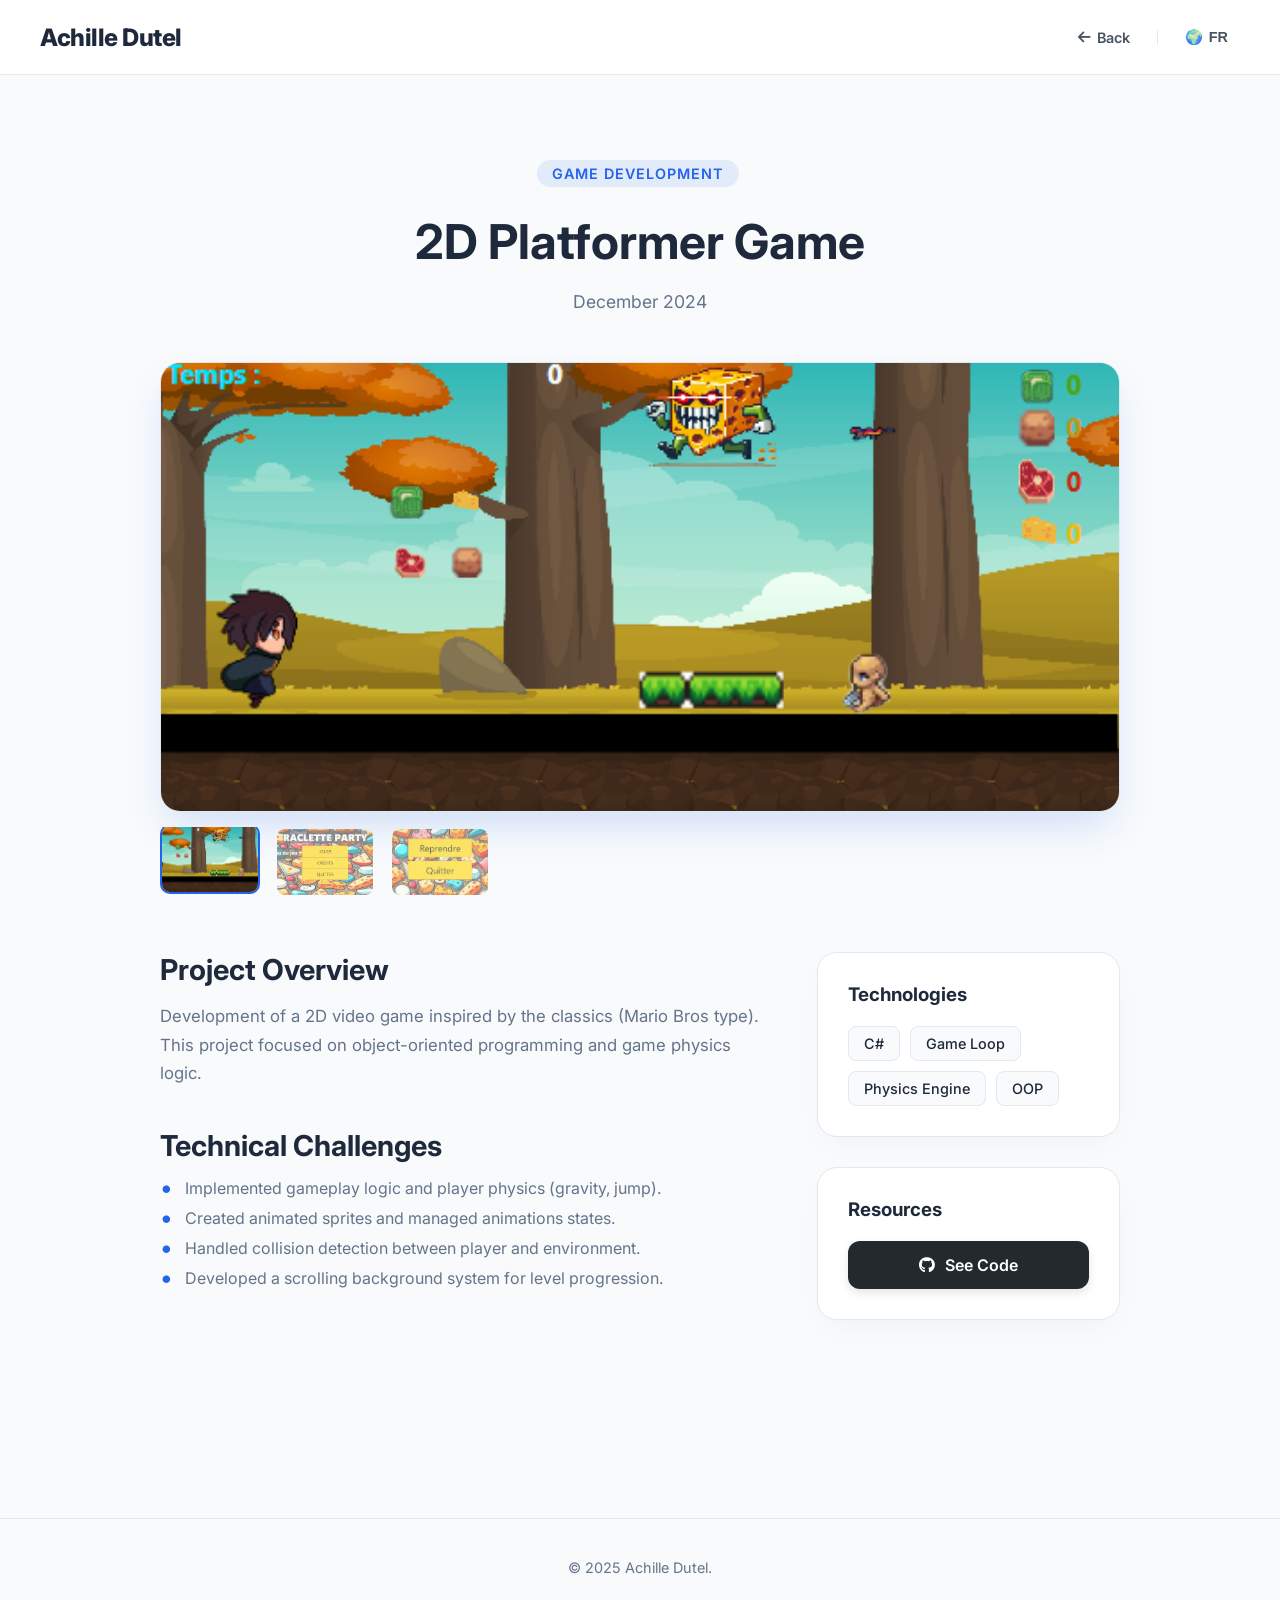
<file: projet-jeu.html>
<!DOCTYPE html>
<html lang="en">
<head>
    <meta charset="UTF-8">
    <meta name="viewport" content="width=device-width, initial-scale=1.0">
    <title>Project Details - Achille Dutel</title>
    <link rel="icon" type="image/svg+xml" href="data:image/svg+xml,%3Csvg xmlns='http://www.w3.org/2000/svg' viewBox='0 0 100 100'%3E%3Crect width='100' height='100' rx='20' fill='%236366f1'/%3E%3Ctext x='50' y='65' font-family='Inter,Arial,sans-serif' font-size='40' font-weight='bold' fill='white' text-anchor='middle'%3EAD%3C/text%3E%3C/svg%3E">
    <link rel="stylesheet" href="style.css">
    <link rel="stylesheet" href="https://cdnjs.cloudflare.com/ajax/libs/font-awesome/6.5.1/css/all.min.css">
    <link href="https://fonts.googleapis.com/css2?family=Inter:wght@300;400;600;800&display=swap" rel="stylesheet">
</head>
<body>
    <header class="top-header">
        <div class="brand"><span class="brand-name">Achille Dutel</span></div>
        <div class="header-tools">
            <a href="index.html#projets" class="tool-btn">
                <i class="fas fa-arrow-left"></i> <span id="txt-back">Back</span>
            </a>
            <div class="divider"></div>
            <button class="tool-btn" onclick="toggleLanguage()">
                <span class="icon">🌍</span> <span id="txt-lang">FR</span>
            </button>
        </div>
    </header>

    <main class="main-content">
        <div class="project-container">

            <div class="project-hero">
                <span class="project-tag" id="p-tag">Game Development</span>
                <h1 class="project-title" id="p-title">2D Platformer Game</h1>
                <p class="project-date" id="p-date">December 2024</p>
            </div>

            <div class="project-gallery">
                <div class="gallery-main">
                    <img id="mainImage" src="Images/Game/page-jeu.png" alt="Main Preview">
                </div>
                <div class="gallery-thumbs">
                    <div class="thumb active" onclick="changeImage(this, 'Images/Game/page-jeu.png')">
                        <img src="Images/Game/page-jeu.png" alt="preview 1">
                    </div>
                    <div class="thumb" onclick="changeImage(this, 'Images/Game/page-accueil.png')">
                        <img src="Images/Game/page-accueil.png" alt="preview 2">
                    </div>
                    <div class="thumb" onclick="changeImage(this, 'Images/Game/page-pause.png')">
                        <img src="Images/Game/page-pause.png" alt="preview 3">
                    </div>
                </div>
            </div>

            <div class="project-content-split">
                <div class="project-main">
                    <div class="content-block">
                        <h2 id="p-subtitle-1">Project Overview</h2>
                        <p id="p-desc-1">Development of a 2D video game inspired by the classics (Mario Bros type). This project focused on object-oriented programming and game physics logic.</p>
                    </div>
                    <div class="content-block">
                        <h2 id="p-subtitle-2">Technical Challenges</h2>
                        <ul id="p-list-1">
                            <li>Implemented gameplay logic and player physics (gravity, jump).</li>
                            <li>Created animated sprites and managed animations states.</li>
                            <li>Handled collision detection between player and environment.</li>
                            <li>Developed a scrolling background system for level progression.</li>
                        </ul>
                    </div>
                </div>

                <div class="project-sidebar">
                    <div class="tech-card">
                        <h3 id="p-tech-title">Technologies</h3>
                        <div class="tech-list">
                            <span class="tech-badge">C#</span>
                            <span class="tech-badge">Game Loop</span>
                            <span class="tech-badge">Physics Engine</span>
                            <span class="tech-badge">OOP</span>
                        </div>
                    </div>
                    <div class="tech-card mt-30">
                        <h3 id="p-res-title">Ressources</h3>
                        <a href="https://github.com/fakkito/SAE-1.01_1.02" target="_blank" class="github-project-btn">
                            <i class="fab fa-github"></i> <span id="p-btn-code">See Code</span>
                        </a>
                    </div>
                </div>
            </div>
        </div>
    </main>

    <footer class="site-footer">
        <div class="footer-content"><p>&copy; 2025 Achille Dutel.</p></div>
    </footer>

    <script>
        const projectTranslations = {
            fr: {
                "txt-back": "Retour", "txt-lang": "EN", "link-back-proj": "Retour aux projets",
                "p-tag": "Développement Jeu Vidéo",
                "p-title": "Jeu de Plateforme 2D",
                "p-date": "Décembre 2024",
                "p-subtitle-1": "Aperçu du projet",
                "p-desc-1": "Développement d'un jeu vidéo 2D inspiré des classiques (type Mario Bros). Ce projet s'est concentré sur la programmation orientée objet et la logique physique.",
                "p-subtitle-2": "Défis Techniques",
                "p-list-1": `
                    <li>Implémentation de la logique de jeu et physique (gravité, sauts).</li>
                    <li>Création de sprites animés et gestion des états d'animation.</li>
                    <li>Gestion des collisions entre le joueur et l'environnement.</li>
                    <li>Développement d'un système de défilement (scrolling) pour la progression.</li>`,
                "p-tech-title": "Technologies", "p-res-title": "Ressources", "p-btn-code": "Voir le code"
            },
            en: {
                "txt-back": "Back", "txt-lang": "FR", "link-back-proj": "Back to Projects",
                "p-tag": "Game Development",
                "p-title": "2D Platformer Game",
                "p-date": "December 2024",
                "p-subtitle-1": "Project Overview",
                "p-desc-1": "Development of a 2D video game inspired by the classics (Mario Bros type). This project focused on object-oriented programming and game physics logic.",
                "p-subtitle-2": "Technical Challenges",
                "p-list-1": `
                    <li>Implemented gameplay logic and player physics (gravity, jump).</li>
                    <li>Created animated sprites and managed animations states.</li>
                    <li>Handled collision detection between player and environment.</li>
                    <li>Developed a scrolling background system for level progression.</li>`,
                "p-tech-title": "Technologies", "p-res-title": "Resources", "p-btn-code": "See Code"
            }
        };

    // --- ÉTAT LOCAL ---
    let currentLang = localStorage.getItem('lang') || 'en';    
    
    let isDark = localStorage.getItem('theme') === 'dark';

    // --- FONCTION D'APPLICATION DU THÈME ---
    function applyTheme() {
        const icon = document.getElementById('theme-icon');
        
        if (isDark) {
            document.documentElement.setAttribute('data-theme', 'dark');
            localStorage.setItem('theme', 'dark');
            if(icon) {
                icon.classList.remove('fa-moon');
                icon.classList.add('fa-sun');
            }
        } else {
            document.documentElement.removeAttribute('data-theme');
            localStorage.setItem('theme', 'light');
            if(icon) {
                icon.classList.remove('fa-sun');
                icon.classList.add('fa-moon');
            }
        }
    }

    // --- FONCTION TOGGLE THÈME ---
    function toggleTheme() {
        isDark = !isDark;
        applyTheme();
    }

    /// --- FONCTION TOGGLE LANGUE ---
    function toggleLanguage() {
        currentLang = currentLang === 'fr' ? 'en' : 'fr';
        
        localStorage.setItem('lang', currentLang);
        
        updateProjectTexts();
    }

   // --- FONCTION DE MISE À JOUR DES TEXTES ---
   function updateProjectTexts() {
        const texts = projectTranslations[currentLang];
        
        for (const key in texts) {
            const el = document.getElementById(key);
            if (el) el.innerHTML = texts[key];
        }

        const btnLang = document.getElementById('txt-lang');
        if (btnLang) {
            btnLang.innerText = currentLang === 'fr' ? 'EN' : 'FR';
        }
    }

    // --- FONCTION CHANGEMENT D'IMAGE (pour galeries) ---
    window.changeImage = function(element, imageSrc) {
        const mainImg = document.getElementById('mainImage');
        if(!mainImg) return;
        
        mainImg.style.opacity = '0.8';
        setTimeout(() => { 
            mainImg.src = imageSrc; 
            mainImg.style.opacity = '1'; 
        }, 150);
        
        document.querySelectorAll('.thumb').forEach(thumb => thumb.classList.remove('active'));
        element.classList.add('active');
    };

    // --- EXPOSITION DES FONCTIONS GLOBALES ---
    window.toggleTheme = toggleTheme;
    window.toggleLanguage = toggleLanguage;
    window.toggleProjectTheme = toggleTheme; 
    window.toggleProjectLanguage = toggleLanguage; 

    // --- INITIALISATION AU CHARGEMENT ---
    document.addEventListener('DOMContentLoaded', function() {
        applyTheme();
        updateProjectTexts();
    });

    if (document.readyState !== 'loading') {
        applyTheme();
        updateProjectTexts();
    }
    </script>
</body>
</html>
</file>
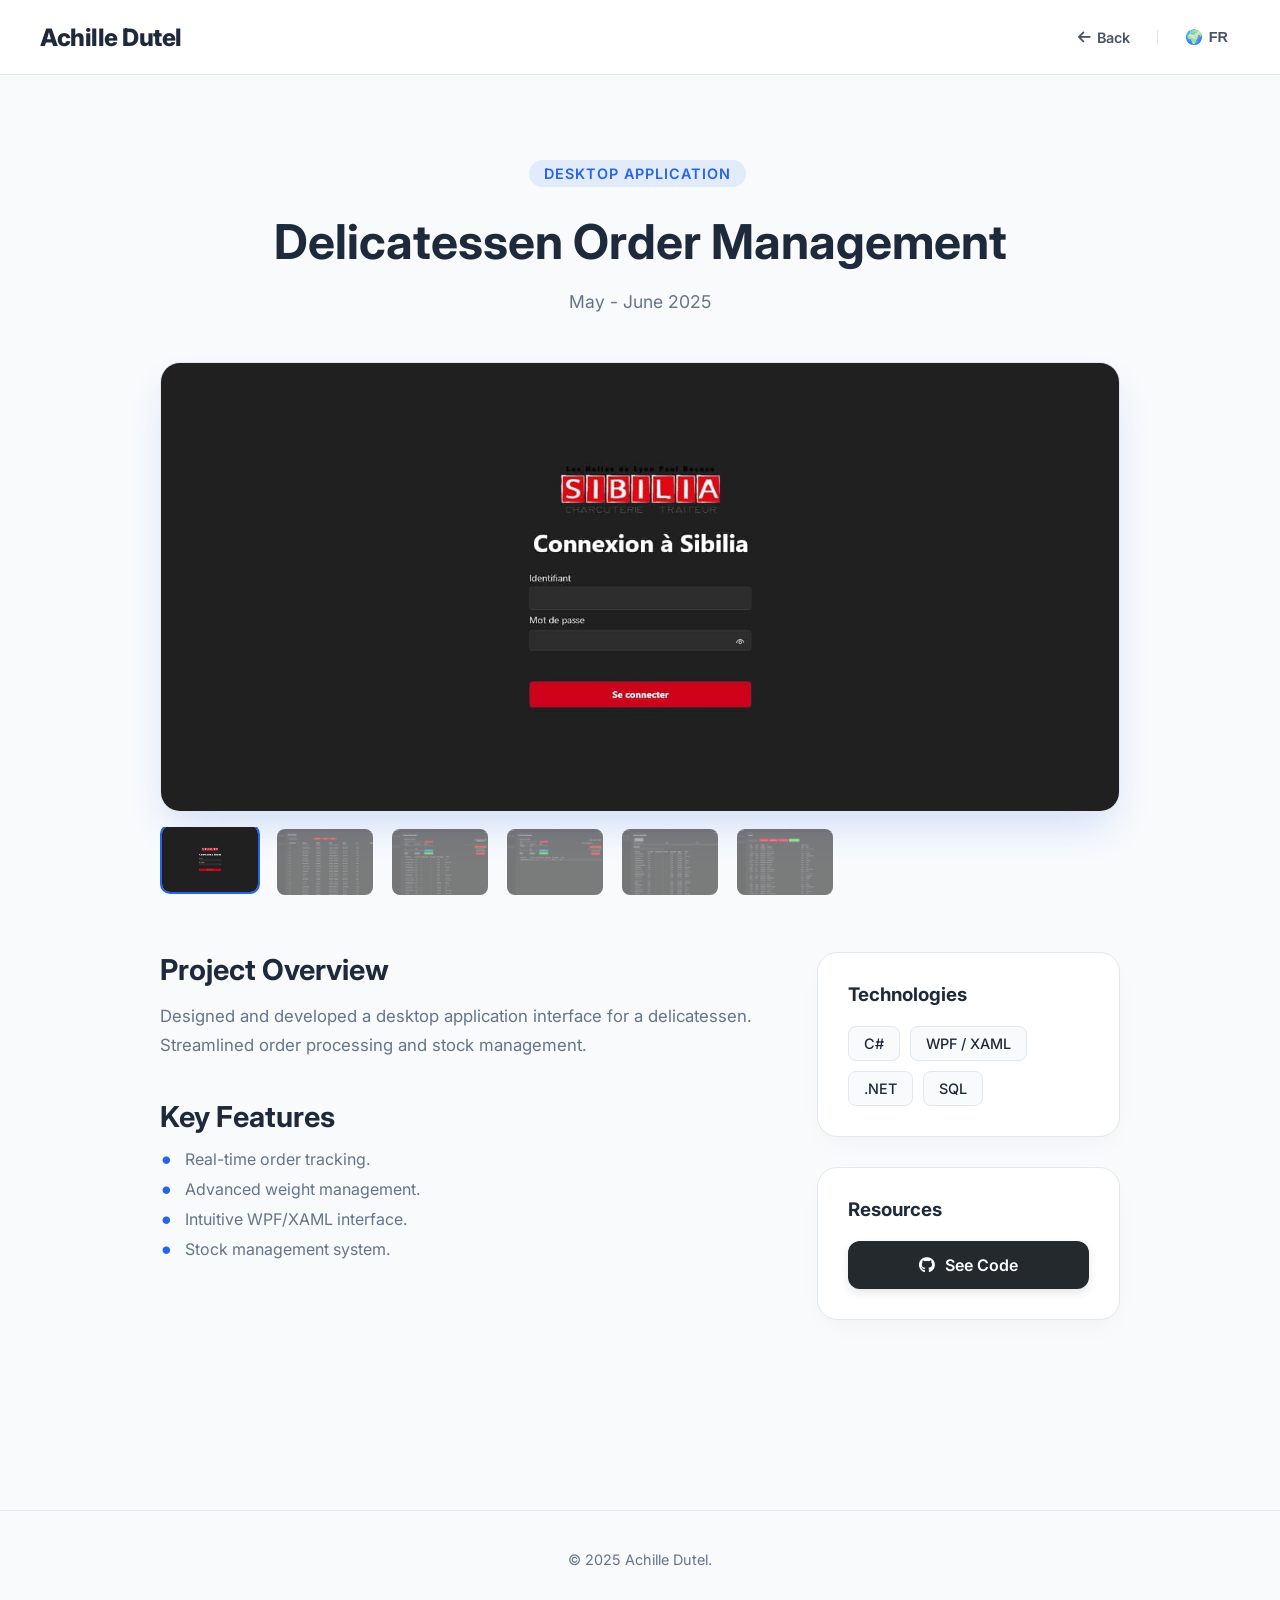
<file: projet-traiteur.html>
<!DOCTYPE html>
<html lang="en">
<head>
    <meta charset="UTF-8">
    <meta name="viewport" content="width=device-width, initial-scale=1.0">
    <title>Project Details - Achille Dutel</title>
    <link rel="icon" type="image/svg+xml" href="data:image/svg+xml,%3Csvg xmlns='http://www.w3.org/2000/svg' viewBox='0 0 100 100'%3E%3Crect width='100' height='100' rx='20' fill='%236366f1'/%3E%3Ctext x='50' y='65' font-family='Inter,Arial,sans-serif' font-size='40' font-weight='bold' fill='white' text-anchor='middle'%3EAD%3C/text%3E%3C/svg%3E">
    <link rel="stylesheet" href="style.css">
    <link rel="stylesheet" href="https://cdnjs.cloudflare.com/ajax/libs/font-awesome/6.5.1/css/all.min.css">
    <link href="https://fonts.googleapis.com/css2?family=Inter:wght@300;400;600;800&display=swap" rel="stylesheet">
</head>
<body> 
    <header class="top-header">
        <div class="brand"><span class="brand-name">Achille Dutel</span></div>
        <div class="header-tools">
            <a href="index.html#projets" class="tool-btn">
                <i class="fas fa-arrow-left"></i> <span id="txt-back">Back</span>
            </a>
            <div class="divider"></div>
            <button class="tool-btn" onclick="window.toggleProjectLanguage()">
                <span class="icon">🌍</span> <span id="txt-lang">FR</span>
            </button>
        </div>
    </header>

    <main class="main-content">
        <div class="project-container">

            <div class="project-hero">
                <span class="project-tag" id="p-tag">Desktop Application</span>
                <h1 class="project-title" id="p-title">Delicatessen Order Management</h1>
                <p class="project-date" id="p-date">May - June 2025</p>
            </div>

            <div class="project-gallery">
                <div class="gallery-main">
                    <img id="mainImage" src="Images/Order_App/page-connexion.jpg" alt="Main Preview">
                </div>
                <div class="gallery-thumbs">
                    <div class="thumb active" onclick="window.changeImage(this, 'Images/Order_App/page-connexion.jpg')">
                        <img src="Images/Order_App/page-connexion.jpg" alt="Login">
                    </div>
                    <div class="thumb" onclick="window.changeImage(this, 'Images/Order_App/page-commande.jpg')">
                        <img src="Images/Order_App/page-commande.jpg" alt="Order">
                    </div>
                    <div class="thumb" onclick="window.changeImage(this, 'Images/Order_App/page-creation-commande.jpg')">
                        <img src="Images/Order_App/page-creation-commande.jpg" alt="Create">
                    </div>
                    <div class="thumb" onclick="window.changeImage(this, 'Images/Order_App/page-creation-commande-filtrer.jpg')">
                        <img src="Images/Order_App/page-creation-commande-filtrer.jpg" alt="Create">
                    </div>
                    <div class="thumb" onclick="window.changeImage(this, 'Images/Order_App/page-gestion-plats.jpg')">
                        <img src="Images/Order_App/page-gestion-plats.jpg" alt="Manage">
                    </div>
                    <div class="thumb" onclick="window.changeImage(this, 'Images/Order_App/page-client.jpg')">
                        <img src="Images/Order_App/page-client.jpg" alt="Client">
                    </div>
                </div>
            </div>

            <div class="project-content-split">
                <div class="project-main">
                    <div class="content-block">
                        <h2 id="p-subtitle-1">Project Overview</h2>
                        <p id="p-desc-1">Designed and developed a desktop application interface for a delicatessen. The main goal was to streamline order processing and stock management for the business owner.</p>
                    </div>
                    <div class="content-block">
                        <h2 id="p-subtitle-2">Key Features</h2>
                        <ul id="p-list-1">
                            <li>Real-time order tracking (ongoing, completed).</li>
                            <li>Advanced weight management for products sold by weight.</li>
                            <li>Intuitive WPF/XAML interface for touch screens.</li>
                            <li>Stock management system with alerts.</li>
                        </ul>
                    </div>
                </div>

                <div class="project-sidebar">
                    <div class="tech-card">
                        <h3 id="p-tech-title">Technologies</h3>
                        <div class="tech-list">
                            <span class="tech-badge">C#</span>
                            <span class="tech-badge">WPF / XAML</span>
                            <span class="tech-badge">.NET</span>
                            <span class="tech-badge">SQL</span>
                        </div>
                    </div>
                    <div class="tech-card mt-30">
                        <h3 id="p-res-title">Ressources</h3>
                        <a href="https://github.com/Youpfun/Application-De-Gestion-De-Commande" target="_blank" class="github-project-btn">
                            <i class="fab fa-github"></i> <span id="p-btn-code">See Code</span>
                        </a>
                    </div>
                </div>
            </div>
        </div>
    </main>

    <footer class="site-footer">
        <div class="footer-content"><p>&copy; 2025 Achille Dutel.</p></div>
    </footer>

    <script>
    (function() {
        
        const projectTranslations = {
            fr: {
                "txt-back": "Retour", "txt-lang": "EN", 
                "p-tag": "Application Bureau",
                "p-title": "Gestion Commandes Traiteur",
                "p-date": "Mai - Juin 2025",
                "p-subtitle-1": "Aperçu du projet",
                "p-desc-1": "Conception et développement d'une application de bureau pour un traiteur. L'objectif principal était d'optimiser le traitement des commandes et la gestion des stocks.",
                "p-subtitle-2": "Fonctionnalités Clés",
                "p-list-1": `<li>Suivi des commandes en temps réel.</li><li>Gestion avancée des produits au poids.</li><li>Interface tactile WPF/XAML.</li><li>Gestion des stocks avec alertes.</li>`,
                "p-tech-title": "Technologies", "p-res-title": "Ressources", "p-btn-code": "Voir le code"
            },
            en: {
                "txt-back": "Back", "txt-lang": "FR",
                "p-tag": "Desktop Application",
                "p-title": "Delicatessen Order Management",
                "p-date": "May - June 2025",
                "p-subtitle-1": "Project Overview",
                "p-desc-1": "Designed and developed a desktop application interface for a delicatessen. Streamlined order processing and stock management.",
                "p-subtitle-2": "Key Features",
                "p-list-1": `<li>Real-time order tracking.</li><li>Advanced weight management.</li><li>Intuitive WPF/XAML interface.</li><li>Stock management system.</li>`,
                "p-tech-title": "Technologies", "p-res-title": "Resources", "p-btn-code": "See Code"
            }
        };

    // --- ÉTAT LOCAL ---
    let currentLang = localStorage.getItem('lang') || 'en';    
    
    let isDark = localStorage.getItem('theme') === 'dark';

    // --- FONCTION D'APPLICATION DU THÈME ---
    function applyTheme() {
        const icon = document.getElementById('theme-icon');
        
        if (isDark) {
            document.documentElement.setAttribute('data-theme', 'dark');
            localStorage.setItem('theme', 'dark');
            if(icon) {
                icon.classList.remove('fa-moon');
                icon.classList.add('fa-sun');
            }
        } else {
            document.documentElement.removeAttribute('data-theme');
            localStorage.setItem('theme', 'light');
            if(icon) {
                icon.classList.remove('fa-sun');
                icon.classList.add('fa-moon');
            }
        }
    }

    // --- FONCTION TOGGLE THÈME ---
    function toggleTheme() {
        isDark = !isDark;
        applyTheme();
    }

    /// --- FONCTION TOGGLE LANGUE ---
    function toggleLanguage() {
        currentLang = currentLang === 'fr' ? 'en' : 'fr';
        
        localStorage.setItem('lang', currentLang);
        
        updateProjectTexts();
    }

   // --- FONCTION DE MISE À JOUR DES TEXTES ---
   function updateProjectTexts() {
        const texts = projectTranslations[currentLang];
        
        for (const key in texts) {
            const el = document.getElementById(key);
            if (el) el.innerHTML = texts[key];
        }

        const btnLang = document.getElementById('txt-lang');
        if (btnLang) {
            btnLang.innerText = currentLang === 'fr' ? 'EN' : 'FR';
        }
    }

    // --- FONCTION CHANGEMENT D'IMAGE (pour galeries) ---
    window.changeImage = function(element, imageSrc) {
        const mainImg = document.getElementById('mainImage');
        if(!mainImg) return;
        
        mainImg.style.opacity = '0.8';
        setTimeout(() => { 
            mainImg.src = imageSrc; 
            mainImg.style.opacity = '1'; 
        }, 150);
        
        document.querySelectorAll('.thumb').forEach(thumb => thumb.classList.remove('active'));
        element.classList.add('active');
    };

    // --- EXPOSITION DES FONCTIONS GLOBALES ---
    window.toggleTheme = toggleTheme;
    window.toggleLanguage = toggleLanguage;
    window.toggleProjectTheme = toggleTheme; 
    window.toggleProjectLanguage = toggleLanguage;
    
    // --- INITIALISATION AU CHARGEMENT ---
    document.addEventListener('DOMContentLoaded', function() {
        applyTheme();
        updateProjectTexts();
    });

    if (document.readyState !== 'loading') {
        applyTheme();
        updateProjectTexts();
    }
    })();
    </script>
</body>
</html>
</file>
<file: style.css>
/* =========================================
   1. VARIABLES & RESET
   ========================================= */
:root {
    /* COULEURS */
    --primary-color: #2563eb; 
    --primary-hover: #1d4ed8;
    
    /* THEME CLAIR (Défaut) */
    --bg-color: #f8fafc;        
    --card-bg: #ffffff;         
    --text-main: #1e293b;       
    --text-muted: #64748b;      
    --border-light: #e2e8f0;
    --header-bg: rgba(255, 255, 255, 0.9); /* Un peu plus opaque pour éviter la confusion visuelle */
    --input-bg: #f1f5f9;

    /* OMBRES */
    --shadow-soft: 0 10px 30px -10px rgba(0,0,0,0.05);
    --shadow-float: 0 20px 40px -10px rgba(37, 99, 235, 0.2);
    
    /* TYPO */
    --font-main: 'Inter', sans-serif;
}

/* THEME SOMBRE */
[data-theme="dark"] {
    --bg-color: #0f172a;        
    --card-bg: #1e293b;         
    --text-main: #f1f5f9;       
    --text-muted: #94a3b8;      
    --border-light: #334155;
    --header-bg: rgba(15, 23, 42, 0.9);
    --input-bg: #0f172a;
    
    --shadow-soft: 0 10px 30px -10px rgba(0,0,0,0.3);
    --shadow-float: 0 20px 40px -10px rgba(37, 99, 235, 0.4);
}

/* RESET */
*, *::before, *::after {
    box-sizing: border-box;
    margin: 0;
    padding: 0;
    transition: background-color 0.3s ease, color 0.3s ease, border-color 0.3s ease;
}

html { 
    scroll-behavior: smooth; 
    width: 100%;
    overflow-x: hidden;
}

body {
    font-family: var(--font-main);
    background-color: var(--bg-color);
    color: var(--text-main);
    min-height: 100vh;
    overflow-x: hidden;
    display: flex; 
    flex-direction: column;
    position: relative;
    
    /* --- DEMANDE UTILISATEUR : LARGEUR MINIMUM FORMAT TÉLÉPHONE --- */
    min-width: 360px; /* Empêche le site d'être plus petit qu'un vieux smartphone */
}

button, a { 
    cursor: pointer; 
    text-decoration: none; 
    color: inherit; 
    border: none; 
    background: none; 
    -webkit-tap-highlight-color: transparent;
}

/* =========================================
   2. HEADER & NAVIGATION (Structure Unifiée)
   ========================================= */
.top-header {
    display: flex; 
    justify-content: space-between; 
    align-items: center;
    padding: 15px 40px; /* Padding ajusté */
    position: fixed; 
    top: 0; left: 0; right: 0; 
    z-index: 50;
    background: var(--header-bg); 
    backdrop-filter: blur(10px);
    border-bottom: 1px solid var(--border-light);
    
    /* Important pour le positionnement absolu de la nav */
    position: fixed;
}

.brand-name { 
    font-weight: 800; 
    font-size: 1.5rem; 
    letter-spacing: -0.5px;
    flex-shrink: 0; /* Ne jamais rétrécir le logo */
    z-index: 52; /* Au dessus de la nav si collision */
}

.header-tools { 
    display: flex; 
    align-items: center; 
    gap: 15px;
    flex-shrink: 0; /* Ne jamais rétrécir les outils */
    z-index: 52; /* Au dessus de la nav si collision */
}

.tool-btn, .tool-link {
    font-size: 0.9rem; 
    font-weight: 600; 
    color: var(--text-main); 
    opacity: 0.8;
    transition: 0.3s; 
    display: flex; 
    align-items: center; 
    gap: 6px;
    padding: 8px 12px; 
    border-radius: 8px;
    min-height: 44px;
    min-width: 44px;
    justify-content: center;
}

.tool-btn:hover { 
    opacity: 1; 
    color: var(--primary-color); 
    background-color: rgba(37, 99, 235, 0.1); 
}

.divider { width: 1px; height: 15px; background: var(--border-light); }

/* --- BARRE DE NAVIGATION INTÉGRÉE --- */
.floating-nav {
    /* Positionnement par défaut : Centré ABSOLU dans le header */
    position: absolute;
    left: 50%;
    top: 50%;
    transform: translate(-50%, -50%);
    
    background: var(--bg-color); /* Fond léger pour détacher du header transparent */
    padding: 5px; 
    border-radius: 50px; 
    border: 1px solid var(--border-light);
    display: flex; 
    z-index: 51; 
}

.nav-item {
    padding: 8px 18px; 
    border-radius: 25px; 
    font-weight: 500;
    font-size: 0.9rem; 
    color: var(--text-muted); 
    transition: 0.3s;
    min-height: 40px;
    display: flex;
    align-items: center;
    justify-content: center;
    white-space: nowrap; /* Le texte ne passe jamais à la ligne */
}

.nav-item:hover { color: var(--primary-color); background: rgba(37, 99, 235, 0.1); }
.nav-item.active { background: var(--primary-color); color: white; box-shadow: 0 4px 15px rgba(37, 99, 235, 0.3); }

/* BOUTON CV (HEADER) */
.cv-wrapper { position: relative; display: flex; align-items: center; min-width: 140px; }

#btn-cv-trigger {
    width: 100%;
    justify-content: center;
    background: linear-gradient(135deg, var(--primary-color) 0%, #1d4ed8 100%);
    color: white;
    border: none;
    padding: 8px 20px;
    border-radius: 50px; 
    font-weight: 600; 
    display: inline-flex;
    align-items: center;
    gap: 8px; 
    transition: all 0.3s ease;
    opacity: 1; 
    box-shadow: 0 4px 12px rgba(37, 99, 235, 0.3);
}

#btn-cv-trigger:hover {
    transform: translateY(-2px);
    box-shadow: 0 6px 20px rgba(37, 99, 235, 0.4);
    background: linear-gradient(135deg, #1d4ed8 0%, #1e40af 100%);
    color: white;
}
#btn-cv-trigger span, #btn-cv-trigger i { color: white !important; }

.arrow-down { margin-left: 8px; transition: transform 0.3s ease; width: 12px; }
.cv-wrapper.open .arrow-down { transform: rotate(180deg); }

.cv-dropdown {
    position: absolute;
    top: 120%; right: 0; width: 100%;
    background: var(--card-bg);
    padding: 5px;
    border-radius: 15px;
    box-shadow: var(--shadow-soft);
    border: 1px solid var(--border-light);
    opacity: 0; visibility: hidden;
    transform: translateY(-10px);
    transition: all 0.2s cubic-bezier(0.16, 1, 0.3, 1);
    z-index: 1000;
}
.cv-dropdown.active { opacity: 1; visibility: visible; transform: translateY(0); }

.cv-item {
    display: flex; align-items: center; justify-content: center; gap: 10px;
    padding: 12px 0; color: var(--text-main); font-size: 0.9rem; font-weight: 500;
    border-radius: 10px; transition: 0.2s; width: 100%; min-height: 44px;
}
.cv-item:hover { background-color: var(--bg-color); color: var(--primary-color); }
.flag img { width: 20px; height: auto; }

/* =========================================
   3. STRUCTURE PRINCIPALE
   ========================================= */
.main-content {
    flex: 1; 
    width: 100%; 
    max-width: 1200px; 
    margin: 0 auto;
    padding-top: 120px; 
    display: flex; 
    flex-direction: column;
    gap: 100px; 
    padding-bottom: 100px;
}

.view {
    display: block !important; opacity: 1; transform: none;
    scroll-margin-top: 120px; 
    animation: fadeIn 0.8s ease-out forwards;
}

@keyframes fadeIn { from { opacity: 0; transform: translateY(20px); } to { opacity: 1; transform: translateY(0); } }

.section-header { text-align: center; margin-bottom: 50px; }
.section-header h2 { font-size: 2rem; font-weight: 700; color: var(--text-main); }

/* BOUTONS GÉNÉRAUX */
.primary-btn {
    background: linear-gradient(135deg, var(--primary-color) 0%, #1d4ed8 100%); 
    color: white;
    padding: 15px 35px; border-radius: 12px; font-weight: 600; font-size: 1rem;
    box-shadow: 0 10px 25px -5px rgba(37, 99, 235, 0.4); 
    transition: transform 0.3s ease, box-shadow 0.3s ease;
    display: flex; align-items: center; justify-content: center;
    min-height: 48px;
}
.primary-btn:hover { transform: translateY(-3px); box-shadow: 0 15px 35px -5px rgba(37, 99, 235, 0.5); }
.primary-btn i { margin-right: 10px; }

.secondary-btn {
    background: transparent; border: 2px solid var(--border-light); color: var(--text-main);
    padding: 14px 35px; border-radius: 12px; font-weight: 600; font-size: 1rem; 
    transition: all 0.3s ease;
    display: flex; align-items: center; justify-content: center;
    min-height: 48px;
}
.secondary-btn:hover { border-color: var(--primary-color); color: var(--primary-color); background: rgba(37, 99, 235, 0.05); }

/* =========================================
   4. SECTIONS (ACCUEIL)
   ========================================= */

/* HERO */
.hero-container.hero-split {
    display: flex; align-items: center; justify-content: space-between;
    gap: 50px; padding: 40px 20px; min-height: 70vh;
}
.hero-text { flex: 1; max-width: 600px; text-align: left; }
.greeting { display: block; font-size: 1.6rem; font-weight: 700; color: var(--text-main); margin-bottom: 5px; }
.hero-name { font-size: 4.5rem; font-weight: 800; line-height: 1.1; margin-bottom: 10px; color: var(--text-main); letter-spacing: -1.5px; }
.hero-role { font-size: 2.2rem; font-weight: 700; color: var(--text-muted); margin-bottom: 25px; }
.gradient-text { 
    background: linear-gradient(135deg, var(--primary-color) 0%, #60a5fa 100%);
    -webkit-background-clip: text; background-clip: text; color: transparent;
}
.hero-desc { font-size: 1.15rem; color: var(--text-muted); line-height: 1.6; margin-bottom: 35px; max-width: 90%; }
.hero-meta { display: flex; gap: 30px; margin-bottom: 40px; }
.meta-item { display: flex; align-items: center; gap: 10px; color: var(--text-main); font-weight: 600; font-size: 1rem; }
.icon-box { color: var(--primary-color); font-size: 1.2rem; }
.hero-actions { display: flex; gap: 15px; }
.hero-visual { flex: 1; display: flex; justify-content: center; position: relative; }
.profile-circle {
    width: 420px; height: 420px; border-radius: 50%; border: 2px solid var(--primary-color);
    background: transparent; overflow: hidden;
    box-shadow: inset 0 0 60px rgba(37, 99, 235, 0.1);
}
.profile-circle img { width: 100%; height: 100%; object-fit: cover; }

/* CAROUSEL */
.carousel-controls { display: flex; flex-direction: column; align-items: center; gap: 15px; margin-bottom: 30px; position: relative; z-index: 20; }
.filter-tags { display: flex; gap: 10px; flex-wrap: wrap; justify-content: center; }
.tag-btn {
    padding: 6px 15px; border-radius: 20px; border: 1px solid var(--border-light);
    background: var(--card-bg); color: var(--text-muted); font-size: 0.85rem; font-weight: 600;
    cursor: pointer; transition: 0.3s;
}
.tag-btn:hover, .tag-btn.active { background: var(--primary-color); color: white; border-color: var(--primary-color); }

.carousel-scene { perspective: 1000px; display: flex; flex-direction: column; align-items: center; gap: 40px; }
.carousel-wrapper {
    position: relative; width: 100%; height: 420px; transform-style: preserve-3d;
    cursor: grab; user-select: none; touch-action: pan-y pinch-zoom;
}
.carousel-wrapper:active { cursor: grabbing; }

/* Mode Grille (Recherche) */
.carousel-wrapper.is-grid { display: flex; flex-wrap: wrap; justify-content: center; gap: 30px; height: auto !important; transform: none !important; padding-bottom: 50px; }
.carousel-wrapper.is-grid .carousel-card { position: relative; transform: none !important; opacity: 1 !important; filter: none !important; z-index: 1 !important; pointer-events: auto !important; display: none; margin: 0; }
.carousel-wrapper.is-grid .carousel-card.visible { display: block; animation: fadeInUp 0.5s ease forwards; }
.carousel-navigation.hidden { display: none; }

.carousel-card {
    position: absolute; width: 320px; height: 400px; left: 50%; background: var(--card-bg);
    border-radius: 20px; box-shadow: var(--shadow-soft); transition: all 0.5s cubic-bezier(0.25, 1, 0.5, 1);
    transform: translateX(-50%) scale(0.8); opacity: 0; z-index: 0; overflow: hidden;
    border: 1px solid var(--border-light);
}
.carousel-card.active { transform: translateX(-50%) scale(1); opacity: 1; z-index: 10; box-shadow: var(--shadow-float); }
.carousel-card.prev { transform: translateX(-120%) scale(0.85); opacity: 0.5; z-index: 5; cursor: pointer; filter: blur(1px); }
.carousel-card.next { transform: translateX(20%) scale(0.85); opacity: 0.5; z-index: 5; cursor: pointer; filter: blur(1px); }

.card-link { display: flex; flex-direction: column; height: 100%; }
.card-visual { flex: 1; display: flex; align-items: center; justify-content: center; font-size: 4rem; color: white; }
[data-theme="dark"] .card-visual { border-bottom: 1px solid rgba(255, 255, 255, 0.1); }
.icon-bg-1 { background: linear-gradient(45deg, #ff9a9e 0%, #fad0c4 99%); }
.icon-bg-2 { background: linear-gradient(120deg, #a1c4fd 0%, #c2e9fb 100%); }
.icon-bg-3 { background: linear-gradient(120deg, #84fab0 0%, #8fd3f4 100%); }
.icon-bg-4 { background: linear-gradient(120deg, #fccb90 0%, #d57eeb 100%); }
.icon-bg-5 { background: linear-gradient(135deg, #667eea 0%, #764ba2 100%); }

.card-body { padding: 25px; background: var(--card-bg); text-align: center; }
.card-body h3 { margin-bottom: 8px; font-size: 1.2rem; color: var(--text-main); }
.card-body p { font-size: 0.9rem; color: var(--text-muted); margin-bottom: 15px; }
.link-text { font-size: 0.85rem; font-weight: 700; color: var(--primary-color); text-transform: uppercase; letter-spacing: 1px; }

.project-badge-universitaire, .project-badge-professionnel {
    position: absolute; top: 12px; left: 12px; color: white; padding: 4px 12px;
    border-radius: 12px; font-size: 0.75rem; font-weight: 600; z-index: 10;
}
.project-badge-universitaire { background: linear-gradient(135deg, #667eea 0%, #764ba2 100%); }
.project-badge-professionnel { background: linear-gradient(135deg, #237c6d 0%, #37ac13 100%); }

.carousel-navigation { display: flex; align-items: center; gap: 20px; padding: 10px 25px; background: var(--card-bg); border-radius: 40px; box-shadow: var(--shadow-soft); border: 1px solid var(--border-light); }
.nav-arrow { width: 40px; height: 40px; border-radius: 50%; color: var(--text-muted); transition: 0.3s; display: flex; align-items: center; justify-content: center;}
.nav-arrow:hover { background: var(--bg-color); color: var(--primary-color); }
.dots-container { display: flex; gap: 10px; }
.dot { width: 8px; height: 8px; background: var(--border-light); border-radius: 50%; transition: 0.3s; }
.dot.active { background: var(--primary-color); transform: scale(1.3); }

/* RESUME / PARCOURS */
.resume-wrapper { display: grid; grid-template-columns: repeat(auto-fit, minmax(300px, 1fr)); gap: 30px; width: 100%; max-width: 1100px; margin: 0 auto; }
.resume-card {
    background: var(--card-bg); border-radius: 20px; padding: 30px;
    box-shadow: var(--shadow-soft); border: 1px solid var(--border-light); transition: transform 0.3s ease; height: 100%;
}
.resume-card:hover { transform: translateY(-5px); box-shadow: var(--shadow-float); }
.resume-category { font-size: 1.2rem; font-weight: 700; color: var(--text-main); margin-bottom: 25px; text-align: center; padding-bottom: 10px; border-bottom: 2px solid var(--bg-color); display: flex; align-items: center; justify-content: center; gap: 10px; }
.resume-category i { color: var(--primary-color); }
.resume-list { display: flex; flex-direction: column; gap: 25px; }
.resume-item h4 { font-size: 1.05rem; color: var(--text-main); margin-bottom: 4px; font-weight: 700; }
.resume-date { display: inline-block; background: rgba(37, 99, 235, 0.1); color: var(--primary-color); font-size: 0.8rem; font-weight: 700; padding: 2px 10px; border-radius: 12px; margin-bottom: 5px; }
.resume-place { font-size: 0.9rem; color: var(--text-muted); font-style: italic; margin-bottom: 5px; }
.resume-desc { font-size: 0.95rem; color: var(--text-muted); line-height: 1.5; }
.resume-bullet-list { list-style: none; margin-top: 5px; }
.resume-bullet-list li { position: relative; padding-left: 20px; margin-bottom: 5px; color: var(--text-muted); font-size: 0.95rem; }
.resume-bullet-list li::before { content: '•'; color: var(--primary-color); font-weight: bold; position: absolute; left: 0; }

/* COMPÉTENCES */
.skills-wrapper { display: grid; grid-template-columns: repeat(auto-fit, minmax(250px, 1fr)); gap: 30px; width: 100%; }
.skill-card { background: var(--card-bg); border-radius: 20px; padding: 30px; box-shadow: var(--shadow-soft); border: 1px solid var(--border-light); transition: transform 0.3s ease; }
.skill-card:hover { transform: translateY(-5px); box-shadow: var(--shadow-float); }
.skill-category { font-size: 1.2rem; font-weight: 700; color: var(--text-main); margin-bottom: 25px; text-align: center; padding-bottom: 10px; border-bottom: 2px solid var(--bg-color); }
.skill-list { display: flex; flex-direction: column; gap: 20px; }
.skill-item { display: flex; flex-direction: column; gap: 8px; }
.skill-name { font-size: 0.95rem; font-weight: 600; color: var(--text-muted); }
.progress-track { width: 100%; height: 8px; background-color: var(--bg-color); border-radius: 10px; overflow: hidden; }
.progress-fill { height: 100%; background: linear-gradient(90deg, var(--primary-color) 0%, #60a5fa 100%); border-radius: 10px; }

/* BOUTON DOWNLOAD BAS DE PAGE */
.cv-download-container { text-align: center; margin-top: 50px; position: relative; z-index: 10; }
.cv-wrapper-bottom { position: relative; display: inline-block; }
#btn-cv-bottom { width: auto; padding: 15px 35px; }
#cv-menu-bottom { width: 100%; left: 0; top: 110%; text-align: left; }
.cv-wrapper-bottom.open .fa-chevron-down { transform: rotate(180deg); }

/* À PROPOS */
.about-card {
    background: var(--card-bg); border-radius: 30px; padding: 60px; display: flex; align-items: center;
    gap: 60px; box-shadow: var(--shadow-soft); border: 1px solid var(--border-light); margin: 0 auto; width: 100%; margin-top: 10px;
}
.about-left { flex-shrink: 0; }
.avatar-circle { width: 150px; height: 150px; background: var(--bg-color); border-radius: 50%; display: flex; align-items: center; justify-content: center; font-size: 4rem; }
.about-right { flex-grow: 1; }
.about-right h2 { font-size: 2rem; margin-bottom: 20px; color: var(--text-main); }
.about-right p { font-size: 1.1rem; line-height: 1.7; color: var(--text-muted); margin-bottom: 15px; }

/* RÉFÉRENCES */
.references-section { margin-top: 60px; width: 100%; }
.references-section h3 { font-size: 1.8rem; font-weight: 700; color: var(--text-main); text-align: center; margin-bottom: 40px; position: relative; padding-bottom: 15px; }
.references-section h3::after { content: ''; position: absolute; bottom: 0; left: 50%; transform: translateX(-50%); width: 80px; height: 3px; background: linear-gradient(90deg, var(--primary-color), #60a5fa); border-radius: 2px; }
.references-grid { display: grid; grid-template-columns: repeat(auto-fit, minmax(300px, 1fr)); gap: 30px; max-width: 900px; margin: 0 auto; }
.reference-card {
    background: var(--card-bg); border-radius: 20px; padding: 35px 30px; box-shadow: var(--shadow-soft);
    border: 1px solid var(--border-light); transition: transform 0.3s ease; display: flex; gap: 20px; align-items: flex-start;
}
.reference-card:hover { transform: translateY(-5px); box-shadow: var(--shadow-float); }
.reference-icon {
    width: 60px; height: 60px; border-radius: 50%; background: linear-gradient(135deg, var(--primary-color) 0%, #60a5fa 100%);
    display: flex; align-items: center; justify-content: center; color: white; font-size: 1.8rem; flex-shrink: 0;
}
.reference-content h4 { font-size: 1.2rem; font-weight: 700; color: var(--text-main); margin-bottom: 5px; }
.reference-position { font-size: 0.95rem; color: var(--text-muted); font-weight: 500; }
.reference-location { font-size: 0.9rem; color: var(--text-muted); font-style: italic; }
.reference-email {
    display: inline-flex; align-items: center; gap: 8px; margin-top: 8px; padding: 10px 16px;
    background: rgba(37, 99, 235, 0.08); color: var(--primary-color); border-radius: 10px; font-size: 0.9rem; font-weight: 600;
}
.reference-email:hover { background: var(--primary-color); color: white; }

/* CONTACT */
.contact-split-container { display: flex; gap: 30px; max-width: 1000px; margin: 0 auto; width: 100%; align-items: stretch; }
.contact-card { background: var(--card-bg); border-radius: 20px; padding: 40px; box-shadow: var(--shadow-soft); border: 1px solid var(--border-light); }
.info-card { flex: 1; display: flex; flex-direction: column; gap: 30px; }
.info-card h3 { font-size: 1.5rem; margin-bottom: 10px; color: var(--text-main); }
/* =========================================
   STYLE CONTACT - UPDATE (Style Image)
   ========================================= */

.info-row {
    display: flex;
    align-items: center;
    gap: 18px; /* Espace optimisé entre l'icône et le texte */
    margin-bottom: 25px; /* Espace entre les lignes LinkedIn et GitHub */
}

/* 1. Les Icônes (Carrés arrondis plus grands) */
.info-icon {
    width: 50px;
    height: 50px;
    border-radius: 12px;
    display: flex;
    align-items: center;
    justify-content: center;
    font-size: 1.6rem;
    flex-shrink: 0;
    color: white;
}

/* Couleurs des marques */
.brand-linkedin { background-color: #0a66c2; } 
.brand-github { background-color: #24292e; }

/* Petit effet au survol */
.info-row:hover .info-icon {
    transform: scale(1.05);
}

/* 2. Le conteneur du texte */
.info-text {
    display: flex;
    flex-direction: column;
    justify-content: center;
    line-height: 1.2; /* Rapproche les deux lignes de texte */
}

/* Ligne du HAUT ("LinkedIn", "GitHub") - Gris et léger */
.info-text .label {
    font-size: 1.05rem;    /* Taille lisible */
    color: #64748b;        /* Gris moyen (Slate) comme sur l'image */
    font-weight: 500;      /* Poids moyen */
    margin-bottom: 4px;    /* Petit espace sous le titre */
    display: block;
}

/* Ligne du BAS ("View Profile", "View Repos") - Sombre et Gras */
.info-text .value {
    font-size: 1rem;    /* Grand et impactant */
    font-weight: 600;      /* Très gras (Bold) */
    color: #1e293b;        /* Presque noir (Bleu nuit très foncé) */
    text-decoration: none; /* Pas de soulignement */
    letter-spacing: -0.5px; /* Resserrer légèrement les lettres */
    transition: color 0.2s ease;
}

/* Changement de couleur discret au survol du lien */
.info-text .value:hover {
    color: var(--primary-color);
}
[data-theme="dark"] .info-text .label {
    color: #cbd5e1; /* Gris très clair (presque blanc) */
}

/* Quand le thème est sombre, on change la couleur du titre (Voir mon profil...) */
[data-theme="dark"] .info-text .value {
    color: #ffffff; /* Blanc pur pour une lisibilité maximale */
}

/* On s'assure que le survol reste visible */
[data-theme="dark"] .info-text .value:hover {
    color: var(--primary-color); /* Reprend le bleu du thème au survol */
}

.form-card { flex: 1.5; }
.form-group-block { margin-bottom: 25px; }
.form-group-block label { display: block; margin-bottom: 8px; color: var(--primary-color); font-weight: 600; font-size: 0.95rem; }
.form-group-block input, .form-group-block textarea {
    width: 100%; padding: 15px; border-radius: 10px; border: 1px solid transparent;
    background-color: var(--input-bg); color: var(--text-main); font-size: 1rem; font-family: inherit;
    transition: all 0.3s ease; resize: vertical;
}
.form-group-block input:focus, .form-group-block textarea:focus { outline: none; background-color: var(--card-bg); border-color: var(--primary-color); box-shadow: 0 0 0 4px rgba(37, 99, 235, 0.1); }

/* FOOTER */
.site-footer { text-align: center; padding: 40px 20px; color: var(--text-muted); font-size: 0.9rem; margin-top: 50px; border-top: 1px solid var(--border-light); }
.footer-content { display: flex; justify-content: center; gap: 20px; flex-wrap: wrap; }
.legal-btn { text-decoration: underline; color: var(--text-muted); }
.legal-btn:hover { color: var(--primary-color); }

/* =========================================
   5. PAGES DÉTAILS PROJETS (projet-*.html)
   ========================================= */
.project-container { max-width: 1000px; margin: 0 auto; padding: 40px 20px; }
.project-hero { text-align: center; margin-bottom: 50px; }
.project-tag { background: rgba(37, 99, 235, 0.1); color: var(--primary-color); padding: 5px 15px; border-radius: 20px; font-weight: 600; font-size: 0.9rem; text-transform: uppercase; letter-spacing: 1px; display: inline-block; margin: 0 5px 5px 0; }
.project-title { font-size: 3rem; margin: 20px 0; color: var(--text-main); }
.project-date { color: var(--text-muted); font-size: 1.1rem; }

.project-content-split { display: flex; gap: 50px; align-items: flex-start; }
.project-main { flex: 2; }
.project-sidebar { flex: 1; }
.content-block { margin-bottom: 40px; }
.content-block h2 { font-size: 1.8rem; margin-bottom: 15px; color: var(--text-main); }
.content-block p { font-size: 1.05rem; line-height: 1.7; color: var(--text-muted); margin-bottom: 15px; }
.content-block ul { list-style: none; }
.content-block li { position: relative; padding-left: 25px; margin-bottom: 10px; color: var(--text-muted); }
.content-block li::before { content: '•'; color: var(--primary-color); font-size: 1.5rem; position: absolute; left: 0; top: -5px; }

.tech-card { background: var(--card-bg); padding: 30px; border-radius: 20px; border: 1px solid var(--border-light); box-shadow: var(--shadow-soft); }
.tech-card h3 { margin-bottom: 20px; color: var(--text-main); }
.tech-list { display: flex; flex-wrap: wrap; gap: 10px; }
.tech-badge { background: var(--bg-color); color: var(--text-main); padding: 8px 15px; border-radius: 8px; font-size: 0.9rem; font-weight: 500; border: 1px solid var(--border-light); }
.mt-30 { margin-top: 30px; }

.github-project-btn {
    display: flex; align-items: center; justify-content: center; gap: 10px; width: 100%; padding: 14px;
    background-color: #24292e; color: white; border-radius: 12px; font-weight: 600;
    box-shadow: 0 4px 10px rgba(0,0,0,0.1); transition: transform 0.3s ease;
}
.github-project-btn:hover { transform: translateY(-3px); box-shadow: 0 8px 20px rgba(0,0,0,0.2); }

/* GALERIE IMAGES */
.project-gallery { margin-bottom: 50px; }
.gallery-main { width: 100%; height: 450px; border-radius: 20px; overflow: hidden; box-shadow: var(--shadow-float); border: 1px solid var(--border-light); background-color: var(--bg-color); margin-bottom: 15px; }
.gallery-main img { width: 100%; height: 100%; object-fit: cover; object-position: center; transition: opacity 0.3s ease; }
.gallery-thumbs { display: flex; gap: 15px; overflow-x: auto; padding-bottom: 5px; }
.thumb { width: 100px; height: 70px; border-radius: 10px; cursor: pointer; opacity: 0.6; transition: 0.3s; border: 2px solid transparent; flex-shrink: 0; }
.thumb img { width: 100%; height: 100%; object-fit: cover; border-radius: 8px; }
.thumb:hover, .thumb.active { opacity: 1; border-color: var(--primary-color); transform: translateY(-3px); }

/* BANNIERE SANS IMAGE (Projet 42) */
.project-banner-styled {
    width: 100%; height: 350px; border-radius: 20px; margin-bottom: 40px; display: flex; align-items: center; justify-content: center;
    color: white; font-size: 6rem; box-shadow: var(--shadow-float); position: relative; overflow: hidden;
}
.gradient-42 { background: linear-gradient(135deg, #fccb90 0%, #d57eeb 100%); }

/* WORK IN PROGRESS */
.wip-container { display: flex; flex-direction: column; align-items: center; justify-content: center; text-align: center; min-height: 60vh; padding: 20px; max-width: 600px; margin: 0 auto; }
.wip-icon { font-size: 5rem; color: var(--primary-color); margin-bottom: 30px; background: rgba(37, 99, 235, 0.1); width: 120px; height: 120px; display: flex; align-items: center; justify-content: center; border-radius: 50%; }
.wip-title { font-size: 2rem; color: var(--text-main); margin-bottom: 20px; }
.wip-text { font-size: 1.1rem; color: var(--text-muted); line-height: 1.6; margin-bottom: 40px; }

/* MODAL RGPD */
.modal-overlay {
    position: fixed; top: 0; left: 0; right: 0; bottom: 0; background: rgba(0, 0, 0, 0.6); backdrop-filter: blur(5px);
    z-index: 2000; display: flex; justify-content: center; align-items: center; padding: 20px;
    opacity: 0; visibility: hidden; transition: all 0.3s ease;
}
.modal-overlay.open { opacity: 1; visibility: visible; }
.modal-card {
    background: var(--card-bg); width: 100%; max-width: 600px; border-radius: 20px; padding: 40px;
    box-shadow: 0 25px 50px -12px rgba(0, 0, 0, 0.5); position: relative; transform: translateY(20px); transition: transform 0.3s ease;
    border: 1px solid var(--border-light);
}
.modal-overlay.open .modal-card { transform: translateY(0); }
.close-btn { position: absolute; top: 15px; right: 20px; font-size: 2rem; color: var(--text-muted); cursor: pointer; }
.modal-scroll-content { max-height: 60vh; overflow-y: auto; }
.modal-scroll-content h4 { color: var(--primary-color); margin-top: 20px; }

/* =========================================
   6. RESPONSIVE (MEDIA QUERIES)
   ========================================= */

/* LOGIQUE ANTI-CHEVAUCHEMENT :
   Dès que l'écran est un peu étroit (1250px), on change l'organisation
   pour que le menu descende SOUS le logo et les boutons, sans collision.
*/

@media (max-width: 1250px) {
    .top-header {
        flex-wrap: wrap; /* Autorise le passage à la ligne */
        justify-content: space-between;
        height: auto; /* Hauteur dynamique */
        gap: 15px;
        padding-bottom: 15px;
    }
    
    .floating-nav {
        /* On annule la position absolue centrée */
        position: relative;
        left: auto;
        top: auto;
        transform: none;
        
        /* On le place sur sa propre ligne */
        width: 100%; 
        order: 3; /* Force l'affichage en dernier (après logo et tools) */
        
        /* Style standard */
        margin-top: 10px;
        justify-content: center;
        background: transparent; /* Plus besoin de fond car on n'est plus par dessus */
        border: none;
    }
}

/* MOBILE & TABLETTES (Max 900px) - Layout Général */
@media (max-width: 900px) {
    .hero-container.hero-split { flex-direction: column-reverse; text-align: center; gap: 40px; padding-top: 20px; }
    .hero-text { max-width: 100%; text-align: center; }
    .hero-desc { margin-left: auto; margin-right: auto; }
    .hero-meta { justify-content: center; }
    .hero-actions { justify-content: center; }
    .profile-circle { width: 300px; height: 300px; }
    .about-card { flex-direction: column; text-align: center; padding: 40px; gap: 30px; }
    .contact-split-container { flex-direction: column; }
    .info-card, .form-card { width: 100%; }
    .resume-wrapper { grid-template-columns: 1fr; }
    .project-content-split { flex-direction: column; gap: 30px; }
}

/* MOBILE UNIQUEMENT (Max 768px) */
@media (max-width: 768px) {
    /* 1. Le Header s'organise en colonnes */
.top-header { 
    padding: 15px 20px; 
    flex-direction: column; /* On empile : Logo en haut, Outils au milieu, Nav en bas */
    align-items: flex-start; /* Tout aligné à gauche par défaut */
    gap: 15px; /* Espace entre le logo et les outils */
}

/* 2. Le Nom prend sa place en haut */
.brand-name { 
    font-size: 1.4rem; 
    width: 100%; /* Prend toute la largeur */
}

/* 3. LA CORRECTION DEMANDÉE : Les outils prennent toute la largeur */
.header-tools { 
    width: 100%; /* Force la largeur totale */
    display: flex;
    justify-content: space-between; /* Écarte les éléments */
    align-items: center;
    gap: 10px;
    order: 2; /* S'assure qu'ils sont en 2ème position (sous le nom) */
}

/* 4. Le bouton Resume s'étire pour remplir l'espace vide */
.cv-wrapper {
    flex-grow: 1; /* C'est la clé : il grandit pour occuper l'espace ! */
    margin-right: 5px; /* Petit espace avant les icônes */
}

#btn-cv-trigger {
    width: 100%; /* Le bouton remplit son conteneur */
    justify-content: center; /* Texte centré */
}

/* 5. Les petits boutons (Langue / Thème) ne changent pas */
.tool-btn { 
    padding: 10px; /* Un peu plus facile à toucher */
    flex-shrink: 0; /* On leur interdit de rétrécir */
}

/* 6. La Navigation en bas */
.floating-nav {
    position: relative; /* Reprend sa place dans le flux */
    width: 100%;
    order: 3; /* En 3ème position */
    margin-top: 5px;
    justify-content: flex-start;
    overflow-x: hidden; /* Désactive le scroll horizontal, mettre si besoin de scroll */
    padding-bottom: 5px;
}
    .floating-nav::-webkit-scrollbar { display: none; }
    
    .nav-item { 
        padding: 8px 12px; 
        font-size: 0.8rem; 
        flex-shrink: 0; /* Empêche l'écrasement des boutons */
    }

    /* Contenu */
    .main-content { padding-top: 140px; gap: 50px; padding-left: 15px; padding-right: 15px; }
    .hero-name { font-size: 2.5rem; }
    .profile-circle { width: 220px; height: 220px; }
    
    /* Galerie Mobile */
    .gallery-main { height: auto; aspect-ratio: 16 / 9; }
    .thumb { width: 60px; height: 40px; }
    
    /* Footer */
    .footer-content { flex-direction: column; gap: 10px; }
}

/* PETITS MOBILES (Max 480px) */
@media (max-width: 480px) {
    .profile-circle { width: 180px; height: 180px; }
    .hero-name { font-size: 2rem; }
    .carousel-card { width: 260px; height: 320px; }
    .cv-dropdown { min-width: 120px; }
}
</file>
